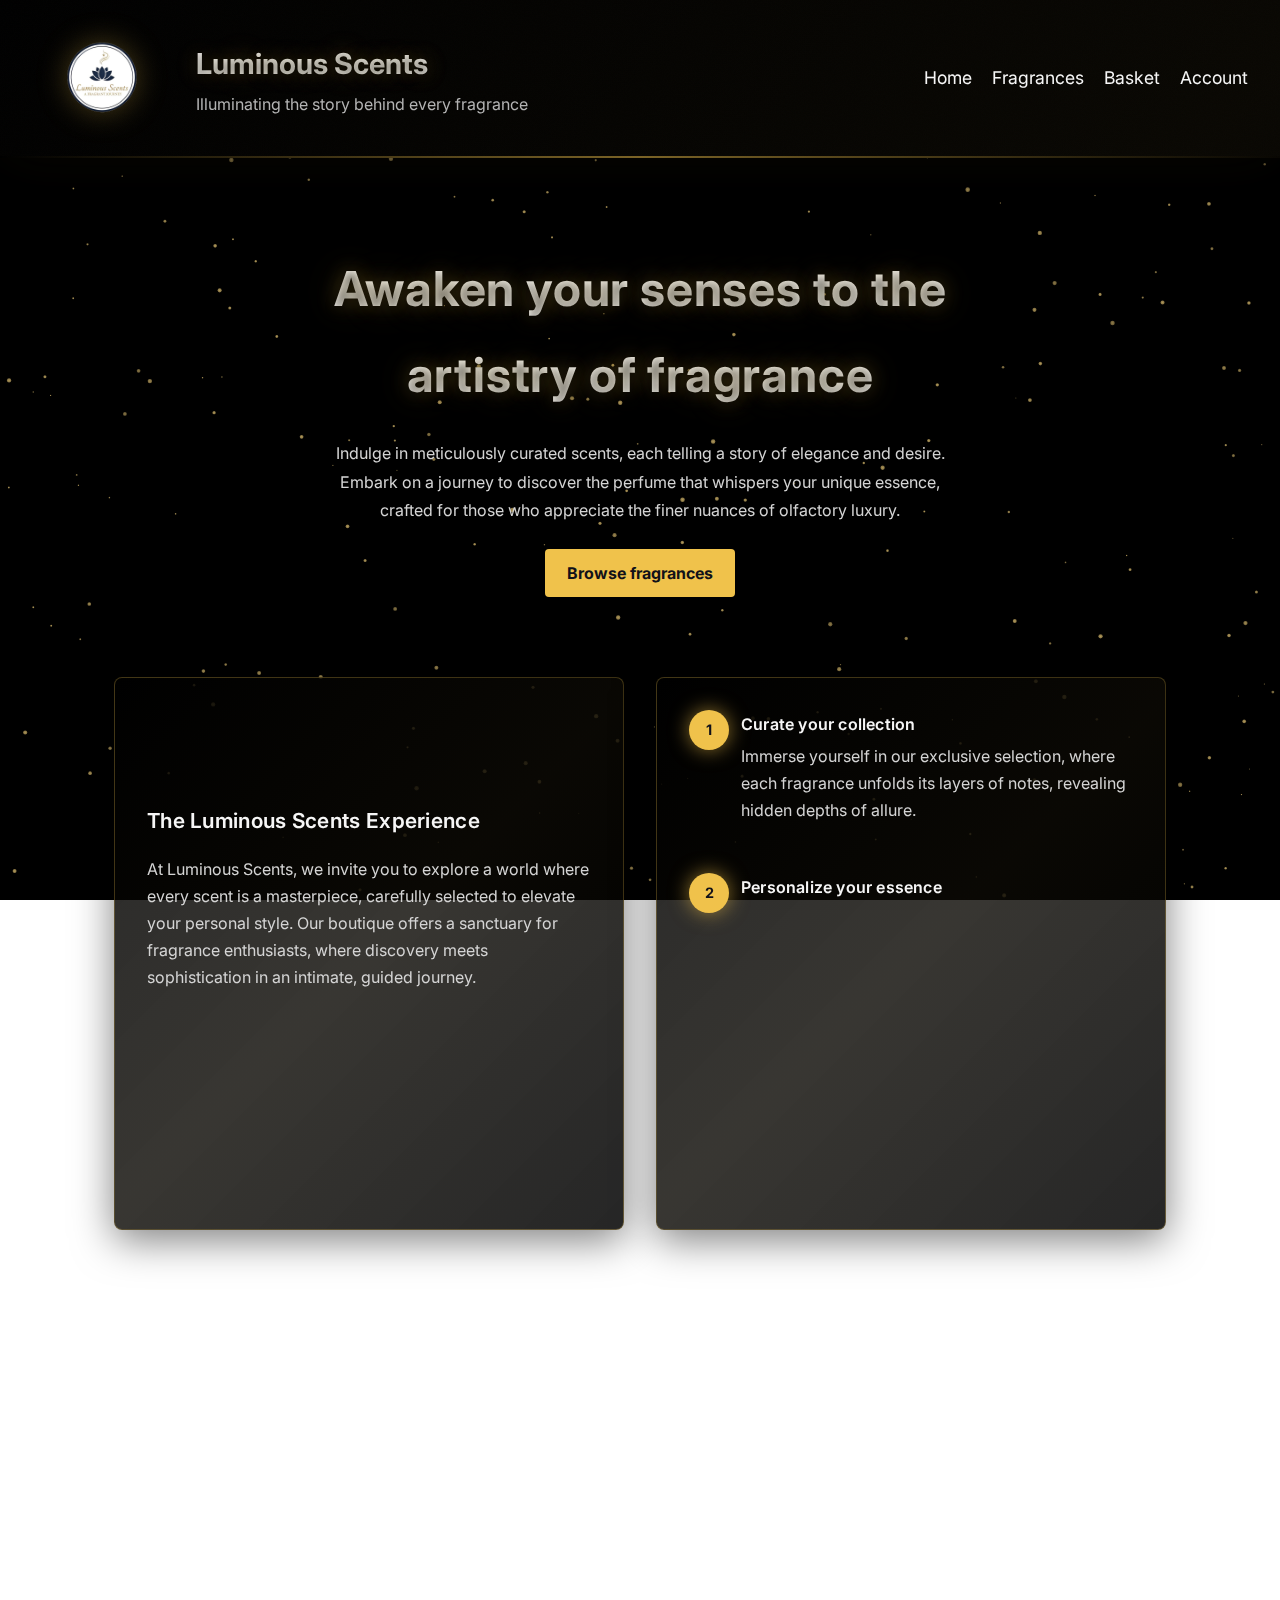
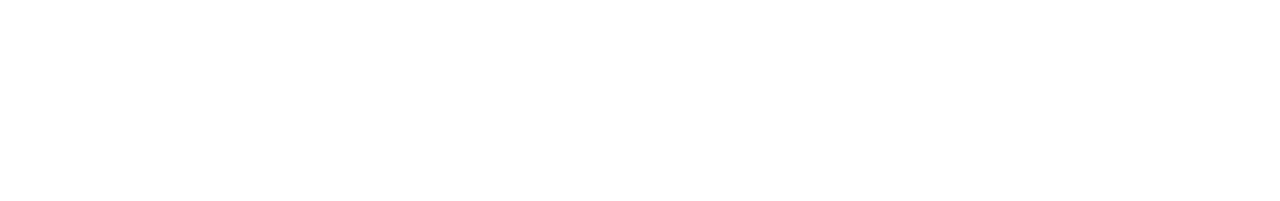
<file: Docs/index.html>
<!DOCTYPE html>
<html lang="en">
<head>
    <meta charset="UTF-8">
    <title>Luminous Scents - Home</title>
    <link rel="preconnect" href="https://fonts.googleapis.com">
    <link rel="preconnect" href="https://fonts.gstatic.com" crossorigin>
    <link href="https://fonts.googleapis.com/css2?family=Inter:wght@400;500;600;700&display=swap" rel="stylesheet">
    <link rel="stylesheet" href="css/styles.css">
    <script src="js/main.js" defer></script>
</head>
<body data-page="home">
    <div class="parallax-stars">
        <canvas id="starfield"></canvas>
        <canvas id="trailCanvas"></canvas>
    </div>
    <header class="main-header">
        <div class="logo">
            <img src="images/luminous-logo.png" alt="Luminous Scents logo" class="logo-image">
            <div class="logo-text">
                <h1>Luminous Scents</h1>
                <p>Illuminating the story behind every fragrance</p>
            </div>
        </div>
        <nav class="navbar">
            <a href="index.html">Home</a>
            <a href="products.html">Fragrances</a>
            <a href="basket.html">Basket</a>
            <a href="account.html">Account</a>
        </nav>
    </header>

    <main>
        <!-- HERO SECTION -->
        <section class="hero">
            <div class="hero-text">
                <h2>Awaken your senses to the artistry of fragrance</h2>
                <p>
                    Indulge in meticulously curated scents, each telling a story of elegance and desire. Embark on a journey to discover the perfume that whispers your unique essence, crafted for those who appreciate the finer nuances of olfactory luxury.
                </p>
                <a href="products.html" class="btn-primary">Browse fragrances</a>
            </div>
        </section>

        <!-- HOW IT WORKS -->
        <section class="info-grid">
            <div class="info-column">
                <h3>The Luminous Scents Experience</h3>
                <p>
                    At Luminous Scents, we invite you to explore a world where every scent is a masterpiece, carefully selected to elevate your personal style. Our boutique offers a sanctuary for fragrance enthusiasts, where discovery meets sophistication in an intimate, guided journey.
                </p>
                <p>
                    Each fragrance unfolds its story through layers of exquisite notes, inviting you to find the perfect expression of your individuality and refinement.
                </p>
            </div>
            <div class="info-column">
                <ol class="steps-list">
                    <li>
                        <span class="step-number">1</span>
                        <div>
                            <h4>Curate your collection</h4>
                            <p>Immerse yourself in our exclusive selection, where each fragrance unfolds its layers of notes, revealing hidden depths of allure.</p>
                        </div>
                    </li>
                    <li>
                        <span class="step-number">2</span>
                        <div>
                            <h4>Personalize your essence</h4>
                            <p>Select scents that resonate with your soul, adding them to your bespoke basket as you craft your signature symphony.</p>
                        </div>
                    </li>
                    <li>
                        <span class="step-number">3</span>
                        <div>
                            <h4>Complete your transformation</h4>
                            <p>Review your chosen treasures, adjust your selections, and finalize your order with the confidence of refined taste.</p>
                        </div>
                    </li>
                </ol>
            </div>
        </section>

        <!-- OUR PROMISE FEATURES SECTION -->
        <section class="feature-section">
            <h3>Our Promise of Extraordinary Fragrance Experiences</h3>
            <div class="feature-grid">
                <article class="feature-card">
                    <h4>Intimate Discovery Journey</h4>
                    <p>
                        From the first inhalation to the final selection, we guide you through a personalized odyssey of scents, ensuring every choice reflects your discerning palate.
                    </p>
                </article>
                <article class="feature-card">
                    <h4>Bespoke Membership</h4>
                    <p>
                        Join our circle of fragrance connoisseurs with seamless account access, where your preferences are cherished and your experiences tailored to perfection.
                    </p>
                </article>
                <article class="feature-card">
                    <h4>Timeless Elegance</h4>
                    <p>
                        Our foundation is built on sophistication and adaptability, ready to unveil new chapters in fragrance innovation that honor your unique story.
                    </p>
                </article>
            </div>
        </section>
    </main>

    <footer class="site-footer">
        <p>&copy; 2025 Luminous Scents. CS2TP Team 64.</p>
    </footer>
</body>
</html>
</file>
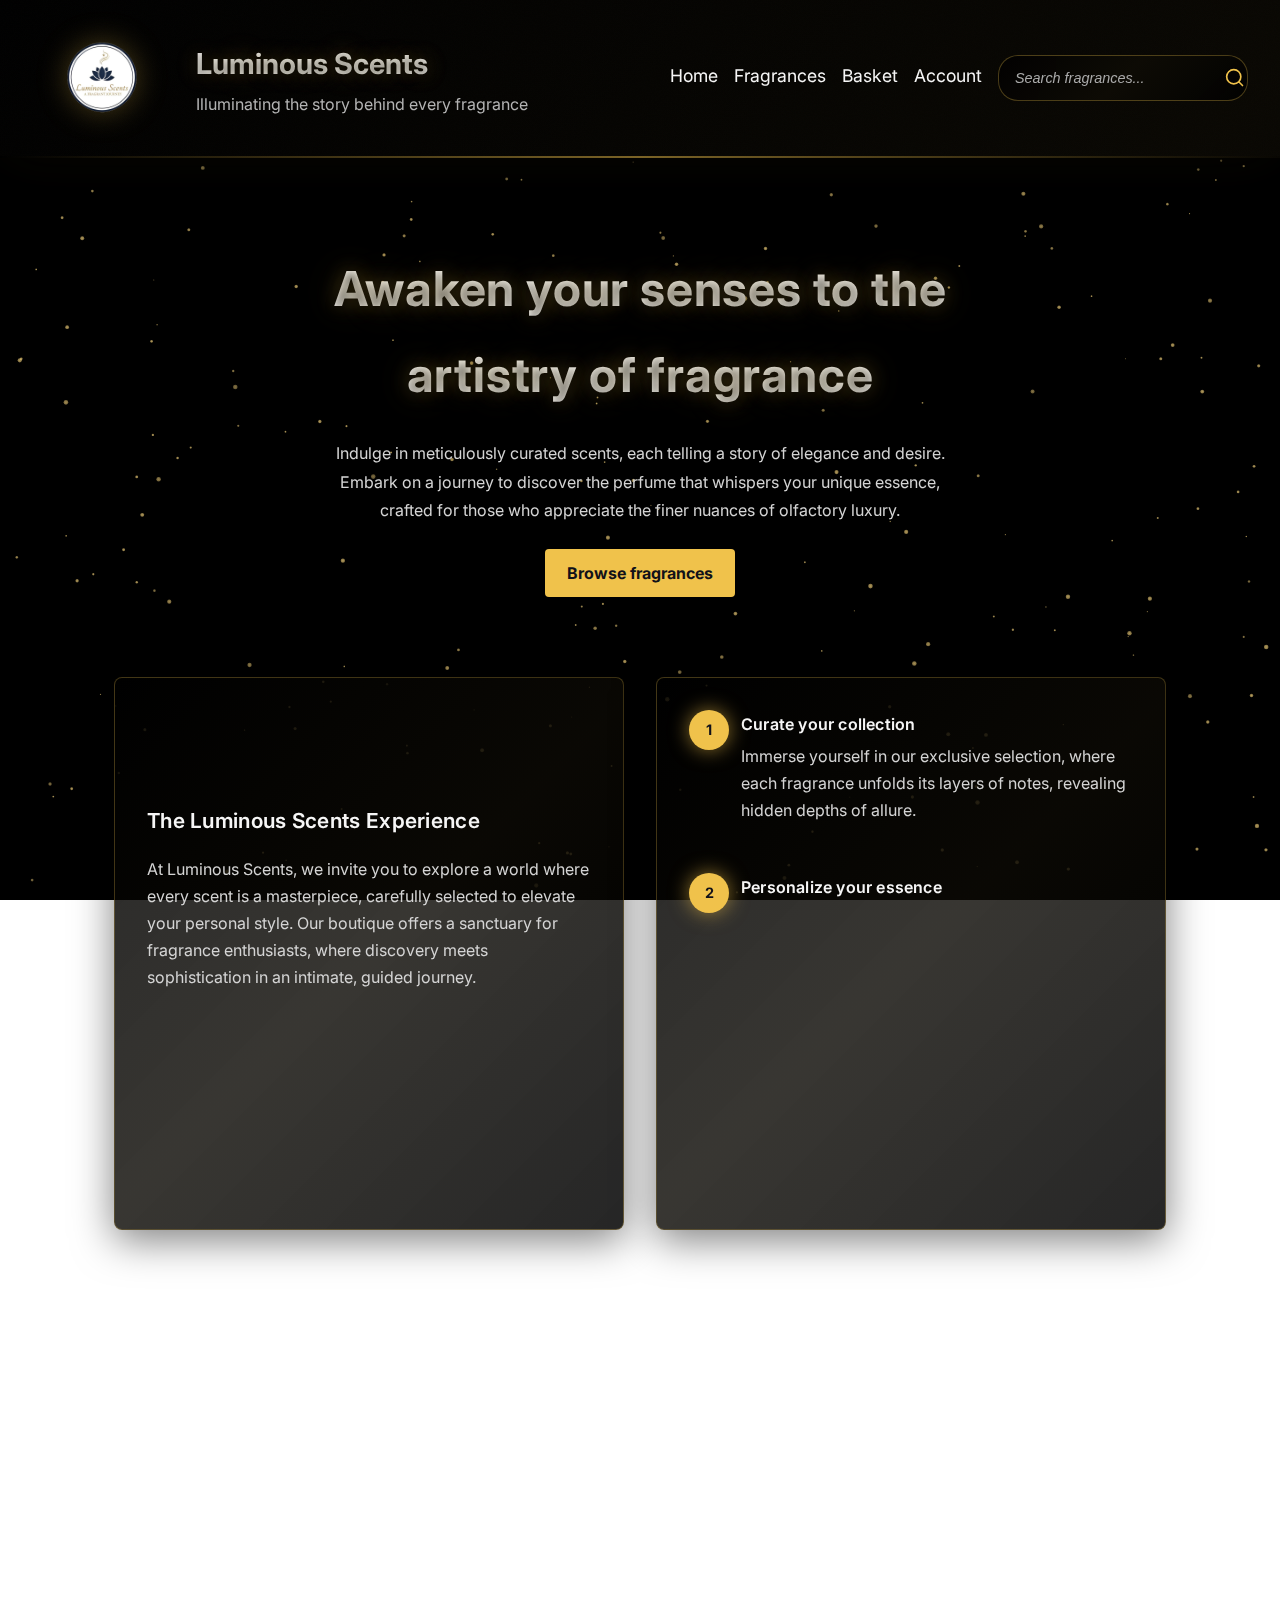
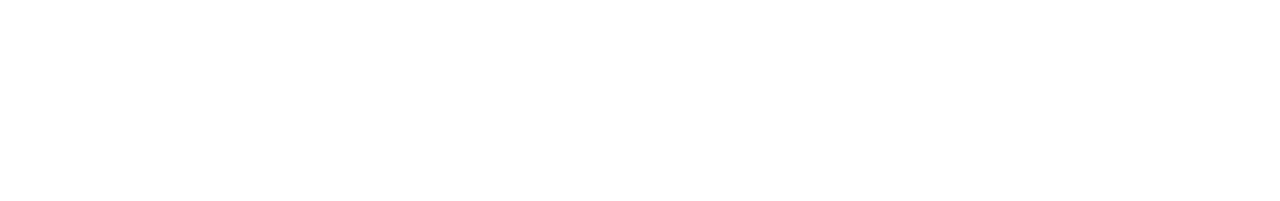
<file: docs/index.html>
<!DOCTYPE html>
<html lang="en">
<head>
    <meta charset="UTF-8">
    <title>Luminous Scents - Home</title>
    <link rel="preconnect" href="https://fonts.googleapis.com">
    <link rel="preconnect" href="https://fonts.gstatic.com" crossorigin>
    <link href="https://fonts.googleapis.com/css2?family=Inter:wght@400;500;600;700&display=swap" rel="stylesheet">
    <link rel="stylesheet" href="css/styles.css">
    <script src="js/main.js" defer></script>
</head>
<body data-page="home">
    <div class="parallax-stars">
        <canvas id="starfield"></canvas>
        <canvas id="trailCanvas"></canvas>
    </div>
    <header class="main-header">
        <div class="logo">
            <img src="images/luminous-logo.png" alt="Luminous Scents logo" class="logo-image">
            <div class="logo-text">
                <h1>Luminous Scents</h1>
                <p>Illuminating the story behind every fragrance</p>
            </div>
        </div>
        <nav class="navbar">
            <a href="index.html">Home</a>
            <a href="products.html">Fragrances</a>
            <a href="basket.html">Basket</a>
            <a href="account.html">Account</a>
            
            <!-- Search Section -->
            <div class="search-section">
                <div class="search-container">
                    <div class="search-input-wrapper">
                        <input type="text" id="searchInput" class="search-input" placeholder="Search fragrances..." autocomplete="off">
                        <button class="search-button" id="searchButton">
                            <svg width="20" height="20" viewBox="0 0 24 24" fill="none" xmlns="http://www.w3.org/2000/svg">
                                <path d="M21 21L16.514 16.506L21 21ZM19 10.5C19 15.194 15.194 19 10.5 19C5.806 19 2 15.194 2 10.5C2 5.806 5.806 2 10.5 2C15.194 2 19 5.806 19 10.5Z" stroke="currentColor" stroke-width="2" stroke-linecap="round" stroke-linejoin="round"/>
                            </svg>
                        </button>
                    </div>
                    <div id="searchSuggestions" class="search-suggestions"></div>
                </div>
            </div>
        </nav>
    </header>

    <main>
        <!-- HERO SECTION -->
        <section class="hero">
            <div class="hero-text">
                <h2>Awaken your senses to the artistry of fragrance</h2>
                <p>
                    Indulge in meticulously curated scents, each telling a story of elegance and desire. Embark on a journey to discover the perfume that whispers your unique essence, crafted for those who appreciate the finer nuances of olfactory luxury.
                </p>
                <a href="products.html" class="btn-primary">Browse fragrances</a>
            </div>
        </section>

        <!-- HOW IT WORKS -->
        <section class="info-grid">
            <div class="info-column">
                <h3>The Luminous Scents Experience</h3>
                <p>
                    At Luminous Scents, we invite you to explore a world where every scent is a masterpiece, carefully selected to elevate your personal style. Our boutique offers a sanctuary for fragrance enthusiasts, where discovery meets sophistication in an intimate, guided journey.
                </p>
                <p>
                    Each fragrance unfolds its story through layers of exquisite notes, inviting you to find the perfect expression of your individuality and refinement.
                </p>
            </div>
            <div class="info-column">
                <ol class="steps-list">
                    <li>
                        <span class="step-number">1</span>
                        <div>
                            <h4>Curate your collection</h4>
                            <p>Immerse yourself in our exclusive selection, where each fragrance unfolds its layers of notes, revealing hidden depths of allure.</p>
                        </div>
                    </li>
                    <li>
                        <span class="step-number">2</span>
                        <div>
                            <h4>Personalize your essence</h4>
                            <p>Select scents that resonate with your soul, adding them to your bespoke basket as you craft your signature symphony.</p>
                        </div>
                    </li>
                    <li>
                        <span class="step-number">3</span>
                        <div>
                            <h4>Complete your transformation</h4>
                            <p>Review your chosen treasures, adjust your selections, and finalize your order with the confidence of refined taste.</p>
                        </div>
                    </li>
                </ol>
            </div>
        </section>

        <!-- OUR PROMISE FEATURES SECTION -->
        <section class="feature-section">
            <h3>Our Promise of Extraordinary Fragrance Experiences</h3>
            <div class="feature-grid">
                <article class="feature-card">
                    <h4>Intimate Discovery Journey</h4>
                    <p>
                        From the first inhalation to the final selection, we guide you through a personalized odyssey of scents, ensuring every choice reflects your discerning palate.
                    </p>
                </article>
                <article class="feature-card">
                    <h4>Bespoke Membership</h4>
                    <p>
                        Join our circle of fragrance connoisseurs with seamless account access, where your preferences are cherished and your experiences tailored to perfection.
                    </p>
                </article>
                <article class="feature-card">
                    <h4>Timeless Elegance</h4>
                    <p>
                        Our foundation is built on sophistication and adaptability, ready to unveil new chapters in fragrance innovation that honor your unique story.
                    </p>
                </article>
            </div>
        </section>
    </main>

    <footer class="site-footer">
        <p>&copy; 2025 Luminous Scents. CS2TP Team 64.</p>
    </footer>
</body>
</html>
</file>
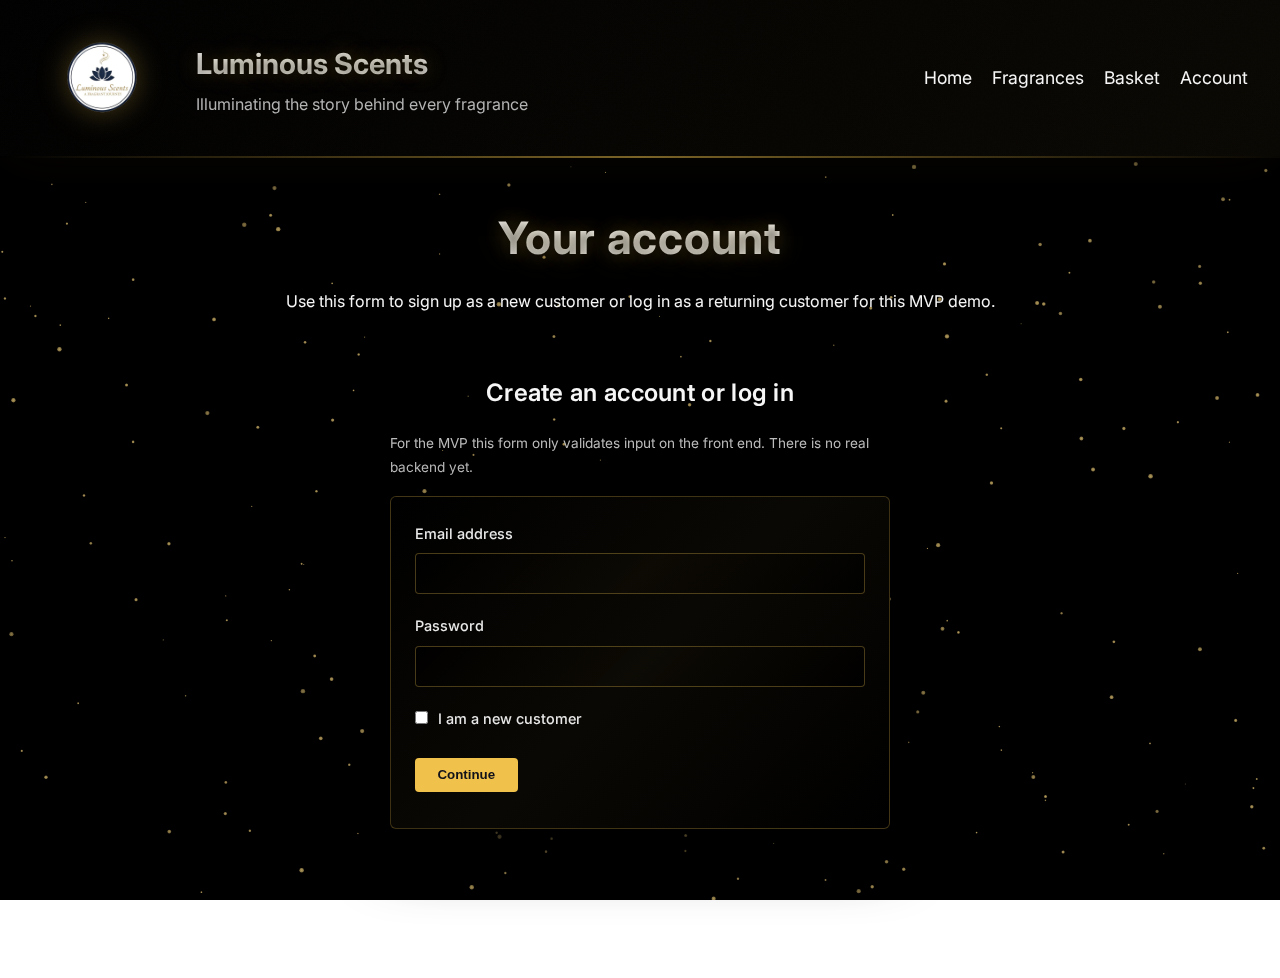
<file: Docs/account.html>
<!DOCTYPE html>
<html lang="en">
<head>
    <meta charset="UTF-8">
    <title>Luminous Scents - Account</title>
    <link rel="preconnect" href="https://fonts.googleapis.com">
    <link rel="preconnect" href="https://fonts.gstatic.com" crossorigin>
    <link href="https://fonts.googleapis.com/css2?family=Inter:wght@400;500;600;700&display=swap" rel="stylesheet">
    <link rel="stylesheet" href="css/styles.css">
    <script src="js/main.js" defer></script>
</head>
<body data-page="home">
    <div class="parallax-stars">
        <canvas id="starfield"></canvas>
        <canvas id="trailCanvas"></canvas>
    </div>
    <header class="main-header">
        <div class="logo">
            <img src="images/luminous-logo.png" alt="Luminous Scents logo" class="logo-image">
            <div class="logo-text">
                <h1>Luminous Scents</h1>
                <p>Illuminating the story behind every fragrance</p>
            </div>
        </div>
        <nav class="navbar">
            <a href="index.html">Home</a>
            <a href="products.html">Fragrances</a>
            <a href="basket.html">Basket</a>
            <a href="account.html">Account</a>
        </nav>
    </header>

    <main>
        <section class="page-header">
            <h2>Your account</h2>
            <p>Use this form to sign up as a new customer or log in as a returning customer for this MVP demo.</p>
        </section>

        <section class="auth-section">
            <h3>Create an account or log in</h3>
            <p class="small-text">
                For the MVP this form only validates input on the front end. There is no real backend yet.
            </p>

            <form id="authForm" class="auth-form" novalidate>
                <div class="form-row">
                    <label for="authEmail">Email address</label>
                    <input type="email" id="authEmail" name="authEmail">
                </div>

                <div class="form-row">
                    <label for="authPassword">Password</label>
                    <input type="password" id="authPassword" name="authPassword">
                </div>

                <div class="form-row">
                    <label>
                        <input type="checkbox" id="isNewUser">
                        I am a new customer
                    </label>
                </div>

                <button type="submit" class="btn-primary">Continue</button>

                <p id="authMessage" class="form-message"></p>
            </form>
        </section>
    </main>

    <footer class="site-footer">
        <p>&copy; 2025 Luminous Scents. CS2TP Team 64.</p>
    </footer>
</body>
</html>
</file>
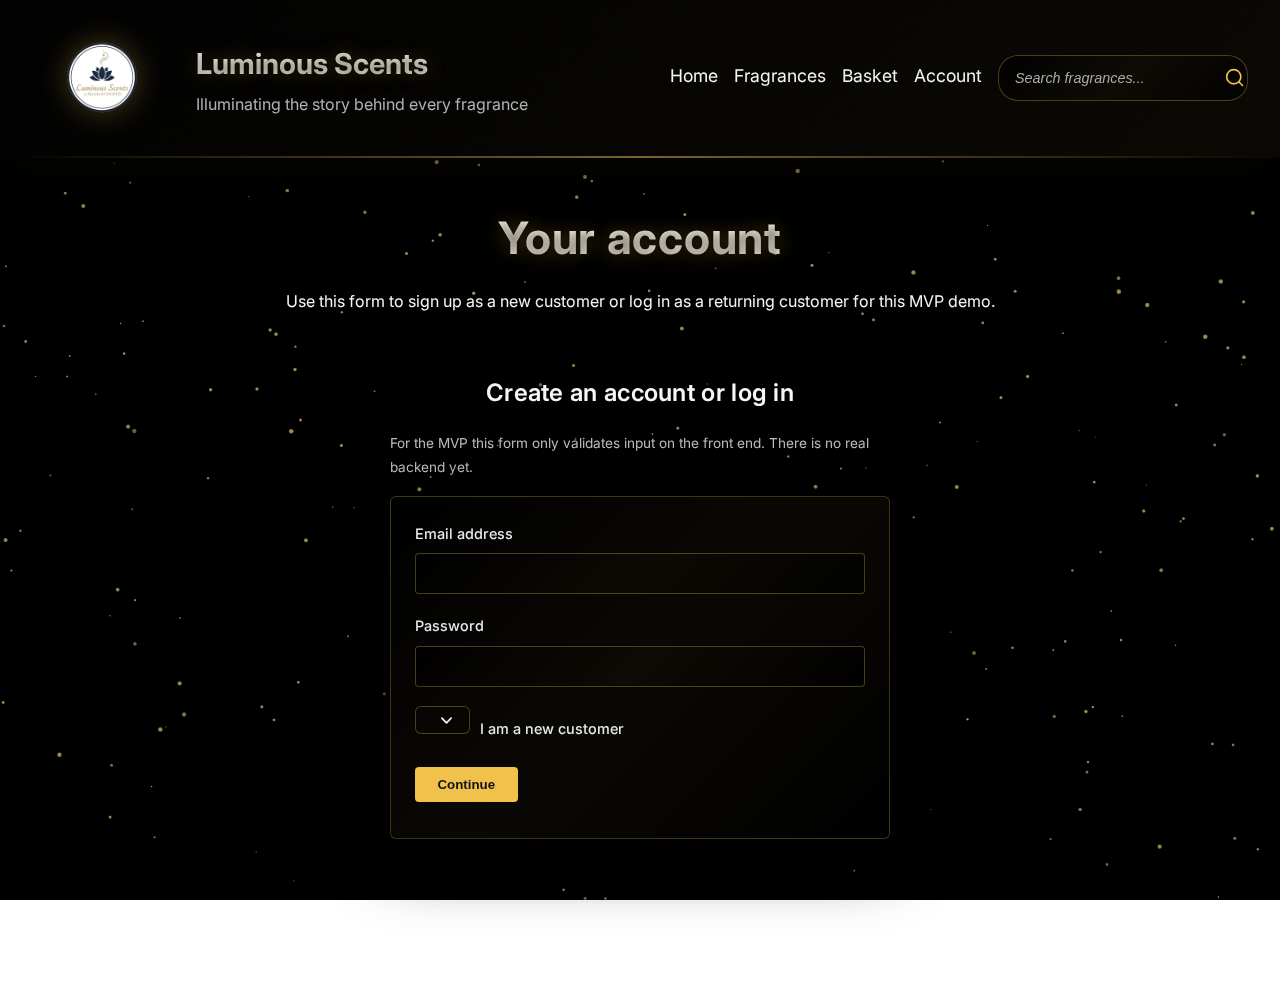
<file: docs/account.html>
<!DOCTYPE html>
<html lang="en">
<head>
    <meta charset="UTF-8">
    <title>Luminous Scents - Account</title>
    <link rel="preconnect" href="https://fonts.googleapis.com">
    <link rel="preconnect" href="https://fonts.gstatic.com" crossorigin>
    <link href="https://fonts.googleapis.com/css2?family=Inter:wght@400;500;600;700&display=swap" rel="stylesheet">
    <link rel="stylesheet" href="css/styles.css">
    <script src="js/main.js" defer></script>
</head>
<body data-page="home">
    <div class="parallax-stars">
        <canvas id="starfield"></canvas>
        <canvas id="trailCanvas"></canvas>
    </div>
    <header class="main-header">
        <div class="logo">
            <img src="images/luminous-logo.png" alt="Luminous Scents logo" class="logo-image">
            <div class="logo-text">
                <h1>Luminous Scents</h1>
                <p>Illuminating the story behind every fragrance</p>
            </div>
        </div>
        <nav class="navbar">
            <a href="index.html">Home</a>
            <a href="products.html">Fragrances</a>
            <a href="basket.html">Basket</a>
            <a href="account.html">Account</a>
            
            <!-- Search Section -->
            <div class="search-section">
                <div class="search-container">
                    <div class="search-input-wrapper">
                        <input type="text" id="searchInput" class="search-input" placeholder="Search fragrances..." autocomplete="off">
                        <button class="search-button" id="searchButton">
                            <svg width="20" height="20" viewBox="0 0 24 24" fill="none" xmlns="http://www.w3.org/2000/svg">
                                <path d="M21 21L16.514 16.506L21 21ZM19 10.5C19 15.194 15.194 19 10.5 19C5.806 19 2 15.194 2 10.5C2 5.806 5.806 2 10.5 2C15.194 2 19 5.806 19 10.5Z" stroke="currentColor" stroke-width="2" stroke-linecap="round" stroke-linejoin="round"/>
                            </svg>
                        </button>
                    </div>
                    <div id="searchSuggestions" class="search-suggestions"></div>
                </div>
            </div>
        </nav>
    </header>

    <main>
        <section class="page-header">
            <h2>Your account</h2>
            <p>Use this form to sign up as a new customer or log in as a returning customer for this MVP demo.</p>
        </section>

        <section class="auth-section">
            <h3>Create an account or log in</h3>
            <p class="small-text">
                For the MVP this form only validates input on the front end. There is no real backend yet.
            </p>

            <form id="authForm" class="auth-form" novalidate>
                <div class="form-row">
                    <label for="authEmail">Email address</label>
                    <input type="email" id="authEmail" name="authEmail">
                </div>

                <div class="form-row">
                    <label for="authPassword">Password</label>
                    <input type="password" id="authPassword" name="authPassword">
                </div>

                <div class="form-row">
                    <label>
                        <input type="checkbox" id="isNewUser">
                        I am a new customer
                    </label>
                </div>

                <button type="submit" class="btn-primary">Continue</button>

                <p id="authMessage" class="form-message"></p>
            </form>
        </section>
    </main>

    <footer class="site-footer">
        <p>&copy; 2025 Luminous Scents. CS2TP Team 64.</p>
    </footer>
</body>
</html>
</file>
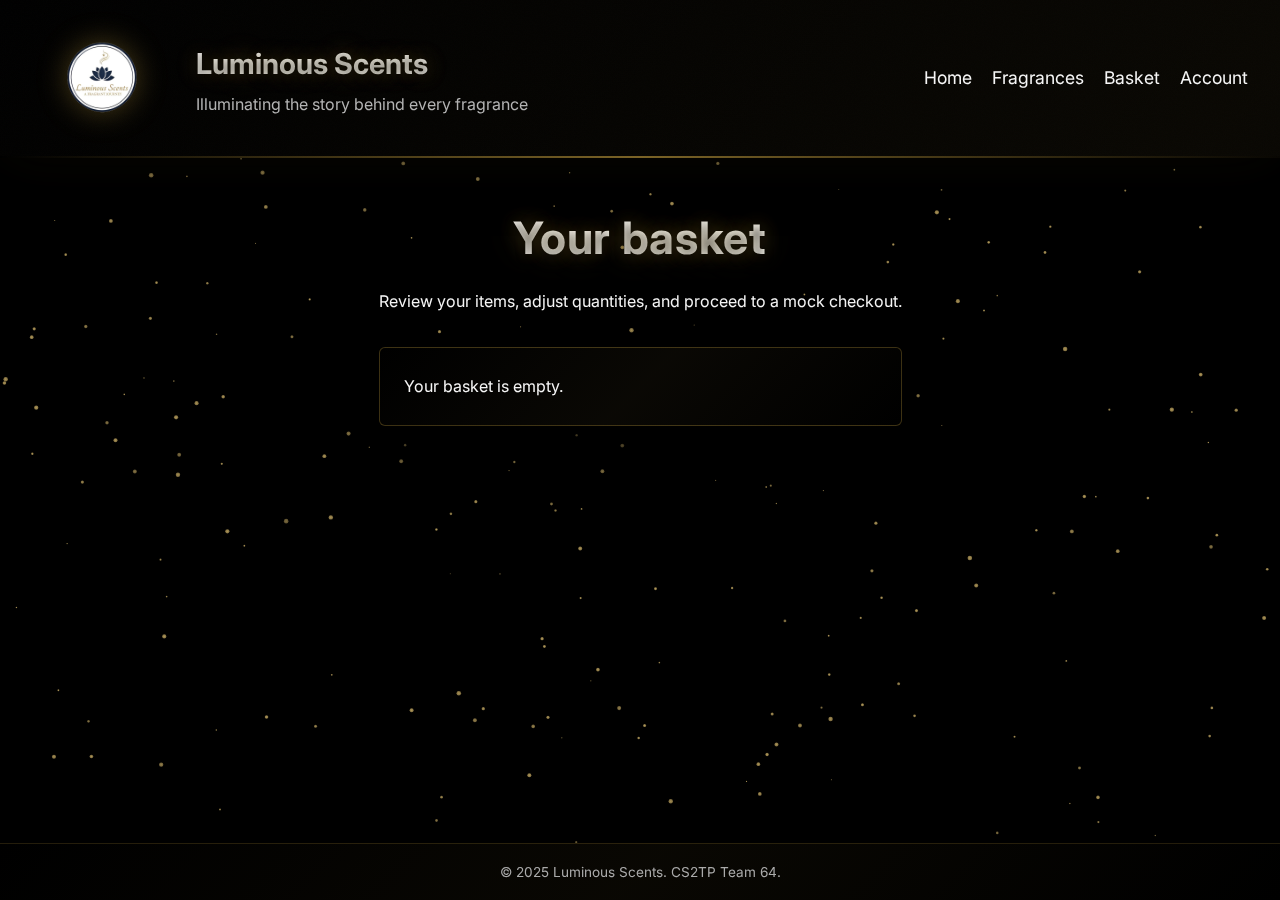
<file: Docs/basket.html>
<!DOCTYPE html>
<html lang="en">
<head>
    <meta charset="UTF-8">
    <title>Luminous Scents - Basket</title>
    <link rel="preconnect" href="https://fonts.googleapis.com">
    <link rel="preconnect" href="https://fonts.gstatic.com" crossorigin>
    <link href="https://fonts.googleapis.com/css2?family=Inter:wght@400;500;600;700&display=swap" rel="stylesheet">
    <link rel="stylesheet" href="css/styles.css">
    <script src="js/main.js" defer></script>
</head>
<body data-page="basket">
    <div class="parallax-stars">
        <canvas id="starfield"></canvas>
        <canvas id="trailCanvas"></canvas>
    </div>
    <header class="main-header">
        <div class="logo">
            <img src="images/luminous-logo.png" alt="Luminous Scents logo" class="logo-image">
            <div class="logo-text">
                <h1>Luminous Scents</h1>
                <p>Illuminating the story behind every fragrance</p>
            </div>
        </div>
        <nav class="navbar">
            <a href="index.html">Home</a>
            <a href="products.html">Fragrances</a>
            <a href="basket.html">Basket</a>
            <a href="account.html">Account</a>
        </nav>
    </header>

    <main>
        <section class="page-header">
            <h2>Your basket</h2>
            <p>Review your items, adjust quantities, and proceed to a mock checkout.</p>
        </section>

        <section id="basketContainer" class="basket-section">
            <!-- Basket items will be injected here by main.js -->
        </section>

        <section class="basket-summary" id="basketSummary">
            <!-- Total and checkout button go here -->
        </section>
    </main>

    <footer class="site-footer">
        <p>&copy; 2025 Luminous Scents. CS2TP Team 64.</p>
    </footer>
</body>
</html>
</file>
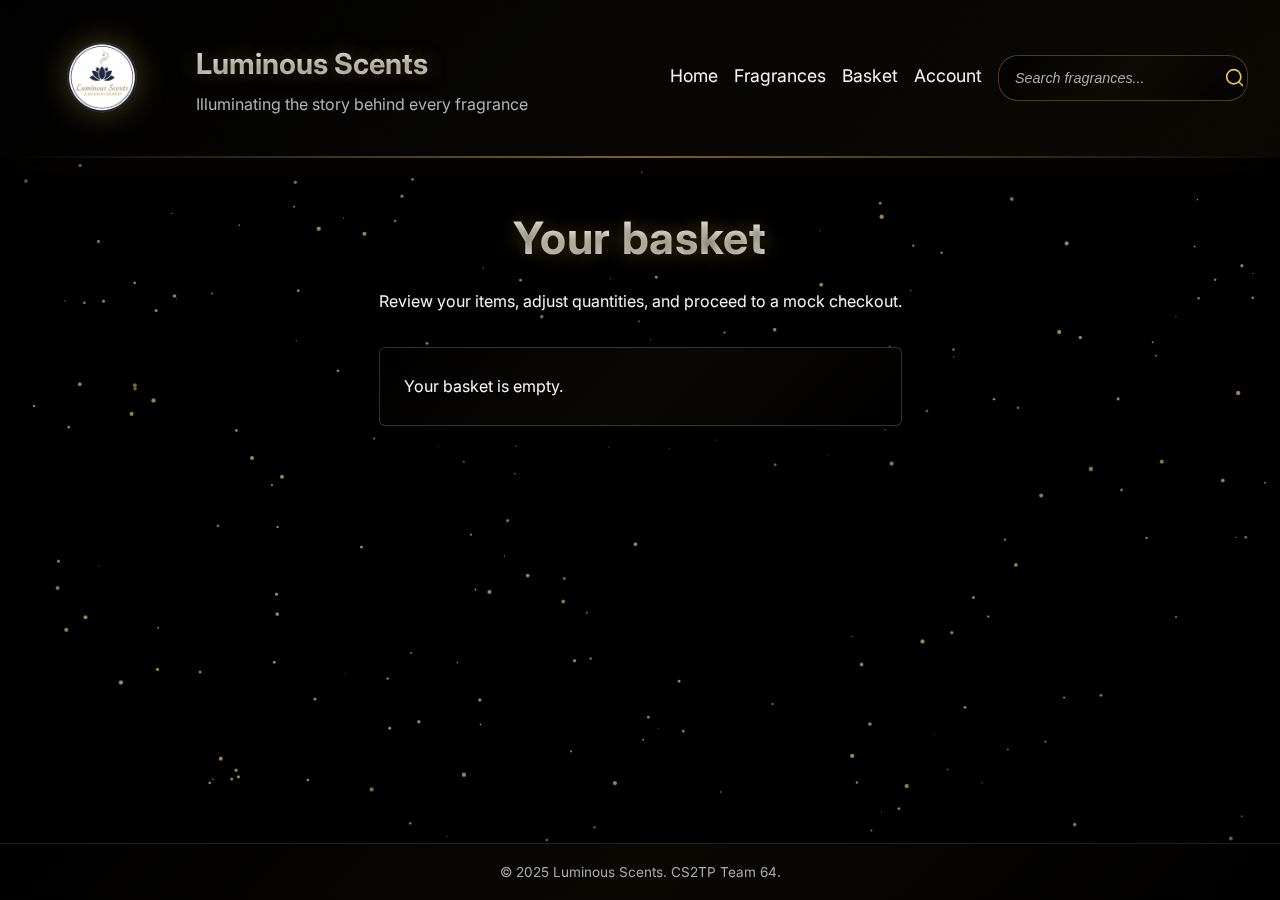
<file: docs/basket.html>
<!DOCTYPE html>
<html lang="en">
<head>
    <meta charset="UTF-8">
    <title>Luminous Scents - Basket</title>
    <link rel="preconnect" href="https://fonts.googleapis.com">
    <link rel="preconnect" href="https://fonts.gstatic.com" crossorigin>
    <link href="https://fonts.googleapis.com/css2?family=Inter:wght@400;500;600;700&display=swap" rel="stylesheet">
    <link rel="stylesheet" href="css/styles.css">
    <script src="js/main.js" defer></script>
</head>
<body data-page="basket">
    <div class="parallax-stars">
        <canvas id="starfield"></canvas>
        <canvas id="trailCanvas"></canvas>
    </div>
    <header class="main-header">
        <div class="logo">
            <img src="images/luminous-logo.png" alt="Luminous Scents logo" class="logo-image">
            <div class="logo-text">
                <h1>Luminous Scents</h1>
                <p>Illuminating the story behind every fragrance</p>
            </div>
        </div>
        <nav class="navbar">
            <a href="index.html">Home</a>
            <a href="products.html">Fragrances</a>
            <a href="basket.html">Basket</a>
            <a href="account.html">Account</a>
            
            <!-- Search Section -->
            <div class="search-section">
                <div class="search-container">
                    <div class="search-input-wrapper">
                        <input type="text" id="searchInput" class="search-input" placeholder="Search fragrances..." autocomplete="off">
                        <button class="search-button" id="searchButton">
                            <svg width="20" height="20" viewBox="0 0 24 24" fill="none" xmlns="http://www.w3.org/2000/svg">
                                <path d="M21 21L16.514 16.506L21 21ZM19 10.5C19 15.194 15.194 19 10.5 19C5.806 19 2 15.194 2 10.5C2 5.806 5.806 2 10.5 2C15.194 2 19 5.806 19 10.5Z" stroke="currentColor" stroke-width="2" stroke-linecap="round" stroke-linejoin="round"/>
                            </svg>
                        </button>
                    </div>
                    <div id="searchSuggestions" class="search-suggestions"></div>
                </div>
            </div>
        </nav>
    </header>

    <main>
        <section class="page-header">
            <h2>Your basket</h2>
            <p>Review your items, adjust quantities, and proceed to a mock checkout.</p>
        </section>

        <section id="basketContainer" class="basket-section">
            <!-- Basket items will be injected here by main.js -->
        </section>

        <section class="basket-summary" id="basketSummary">
            <!-- Total and checkout button go here -->
        </section>
    </main>

    <footer class="site-footer">
        <p>&copy; 2025 Luminous Scents. CS2TP Team 64.</p>
    </footer>
</body>
</html>
</file>
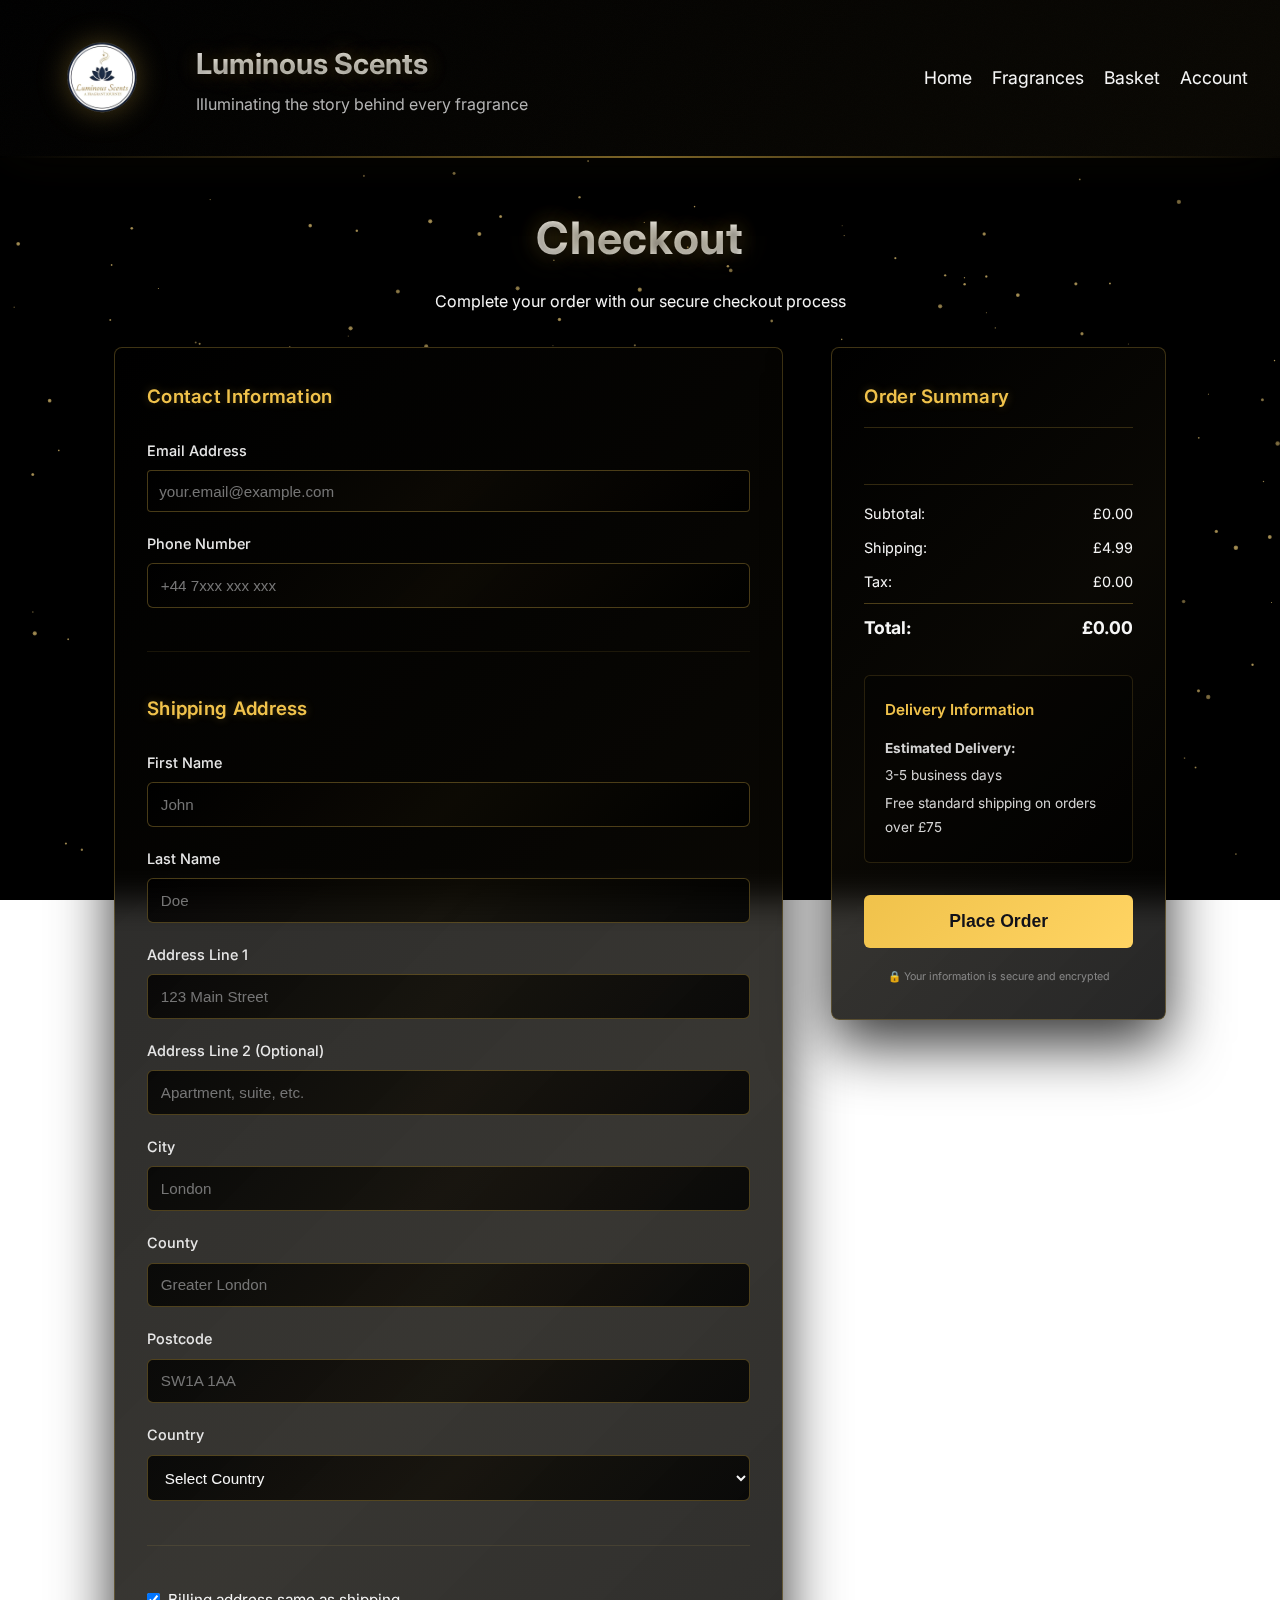
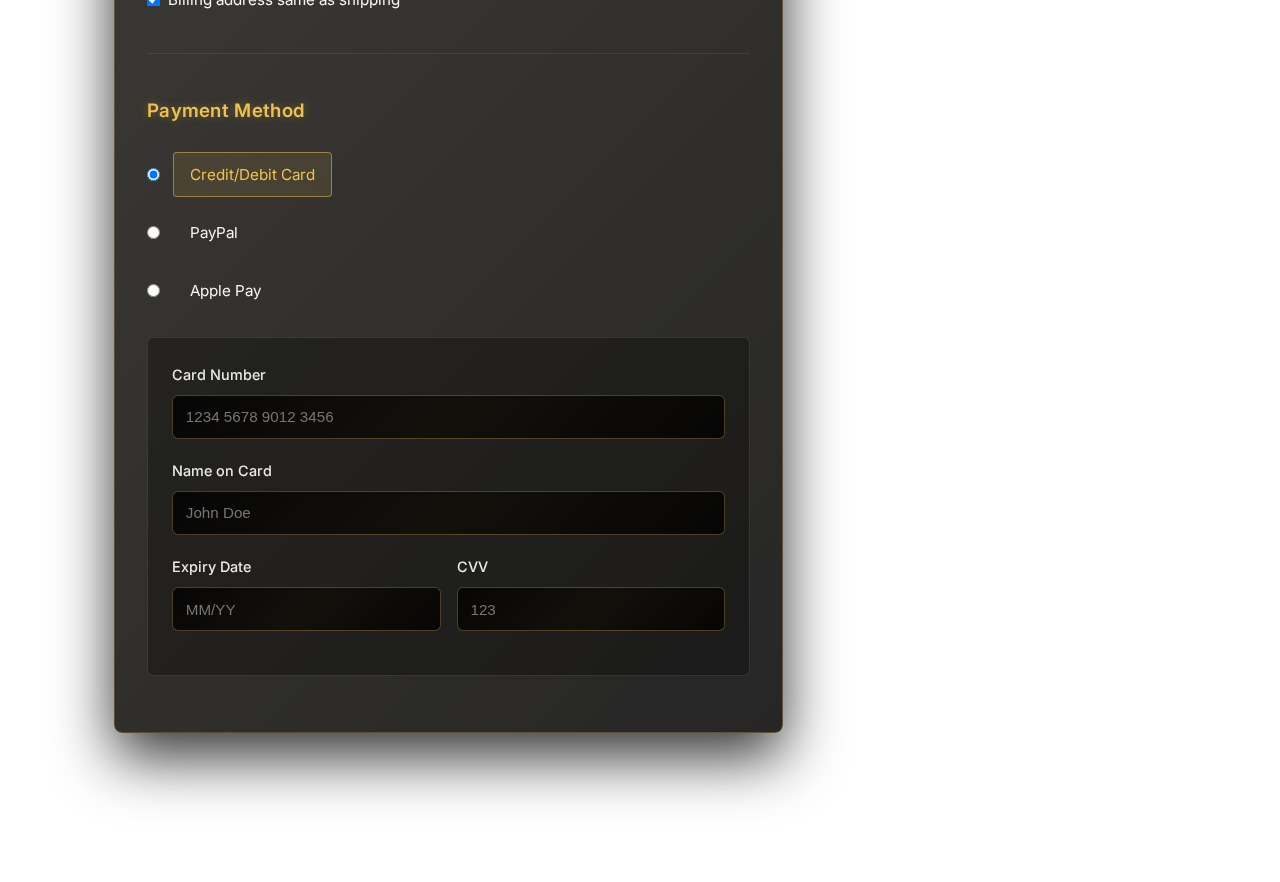
<file: Docs/checkout.html>
<!DOCTYPE html>
<html lang="en">
<head>
    <meta charset="UTF-8">
    <title>Luminous Scents - Checkout</title>
    <link rel="preconnect" href="https://fonts.googleapis.com">
    <link rel="preconnect" href="https://fonts.gstatic.com" crossorigin>
    <link href="https://fonts.googleapis.com/css2?family=Inter:wght@400;500;600;700&display=swap" rel="stylesheet">
    <link rel="stylesheet" href="css/styles.css">
    <script src="js/main.js" defer></script>
</head>
<body data-page="checkout">
    <div class="parallax-stars">
        <canvas id="starfield"></canvas>
        <canvas id="trailCanvas"></canvas>
    </div>
    <header class="main-header">
        <div class="logo">
            <img src="images/luminous-logo.png" alt="Luminous Scents logo" class="logo-image">
            <div class="logo-text">
                <h1>Luminous Scents</h1>
                <p>Illuminating the story behind every fragrance</p>
            </div>
        </div>
        <nav class="navbar">
            <a href="index.html">Home</a>
            <a href="products.html">Fragrances</a>
            <a href="basket.html">Basket</a>
            <a href="account.html">Account</a>
        </nav>
    </header>

    <main>
        <section class="page-header">
            <h2>Checkout</h2>
            <p>Complete your order with our secure checkout process</p>
        </section>

        <div class="checkout-container">
            <!-- Left Column: Forms -->
            <div class="checkout-forms">
                <!-- Contact Information -->
                <section class="checkout-section">
                    <h3>Contact Information</h3>
                    <div class="form-row">
                        <label for="email">Email Address</label>
                        <input type="email" id="email" name="email" required placeholder="your.email@example.com">
                    </div>
                    <div class="form-row">
                        <label for="phone">Phone Number</label>
                        <input type="tel" id="phone" name="phone" placeholder="+44 7xxx xxx xxx">
                    </div>
                </section>

                <!-- Shipping Address -->
                <section class="checkout-section">
                    <h3>Shipping Address</h3>
                    <div class="form-row">
                        <label for="firstName">First Name</label>
                        <input type="text" id="firstName" name="firstName" required placeholder="John">
                    </div>
                    <div class="form-row">
                        <label for="lastName">Last Name</label>
                        <input type="text" id="lastName" name="lastName" required placeholder="Doe">
                    </div>
                    <div class="form-row">
                        <label for="address1">Address Line 1</label>
                        <input type="text" id="address1" name="address1" required placeholder="123 Main Street">
                    </div>
                    <div class="form-row">
                        <label for="address2">Address Line 2 (Optional)</label>
                        <input type="text" id="address2" name="address2" placeholder="Apartment, suite, etc.">
                    </div>
                    <div class="form-row">
                        <label for="city">City</label>
                        <input type="text" id="city" name="city" required placeholder="London">
                    </div>
                    <div class="form-row">
                        <label for="county">County</label>
                        <input type="text" id="county" name="county" placeholder="Greater London">
                    </div>
                    <div class="form-row">
                        <label for="postcode">Postcode</label>
                        <input type="text" id="postcode" name="postcode" required placeholder="SW1A 1AA">
                    </div>
                    <div class="form-row">
                        <label for="country">Country</label>
                        <select id="country" name="country" required>
                            <option value="">Select Country</option>
                            <option value="GB">United Kingdom</option>
                            <option value="US">United States</option>
                            <option value="CA">Canada</option>
                            <option value="AU">Australia</option>
                            <option value="DE">Germany</option>
                            <option value="FR">France</option>
                            <option value="IT">Italy</option>
                            <option value="ES">Spain</option>
                        </select>
                    </div>
                </section>

                <!-- Billing Address -->
                <section class="checkout-section">
                    <div class="billing-toggle">
                        <input type="checkbox" id="sameAsShipping" name="sameAsShipping" checked>
                        <label for="sameAsShipping">Billing address same as shipping</label>
                    </div>
                    
                    <div id="billingAddress" class="billing-address" style="display: none;">
                        <h4>Billing Address</h4>
                        <div class="form-row">
                            <label for="billingFirstName">First Name</label>
                            <input type="text" id="billingFirstName" name="billingFirstName" placeholder="John">
                        </div>
                        <div class="form-row">
                            <label for="billingLastName">Last Name</label>
                            <input type="text" id="billingLastName" name="billingLastName" placeholder="Doe">
                        </div>
                        <div class="form-row">
                            <label for="billingAddress1">Address Line 1</label>
                            <input type="text" id="billingAddress1" name="billingAddress1" placeholder="123 Main Street">
                        </div>
                        <div class="form-row">
                            <label for="billingAddress2">Address Line 2 (Optional)</label>
                            <input type="text" id="billingAddress2" name="billingAddress2" placeholder="Apartment, suite, etc.">
                        </div>
                        <div class="form-row">
                            <label for="billingCity">City</label>
                            <input type="text" id="billingCity" name="billingCity" placeholder="London">
                        </div>
                        <div class="form-row">
                            <label for="billingCounty">County</label>
                            <input type="text" id="billingCounty" name="billingCounty" placeholder="Greater London">
                        </div>
                        <div class="form-row">
                            <label for="billingPostcode">Postcode</label>
                            <input type="text" id="billingPostcode" name="billingPostcode" placeholder="SW1A 1AA">
                        </div>
                        <div class="form-row">
                            <label for="billingCountry">Country</label>
                            <select id="billingCountry" name="billingCountry">
                                <option value="">Select Country</option>
                                <option value="GB">United Kingdom</option>
                                <option value="US">United States</option>
                                <option value="CA">Canada</option>
                                <option value="AU">Australia</option>
                                <option value="DE">Germany</option>
                                <option value="FR">France</option>
                                <option value="IT">Italy</option>
                                <option value="ES">Spain</option>
                            </select>
                        </div>
                    </div>
                </section>

                <!-- Payment Method -->
                <section class="checkout-section">
                    <h3>Payment Method</h3>
                    <div class="payment-methods">
                        <div class="payment-option">
                            <input type="radio" id="card" name="payment" value="card" checked>
                            <label for="card">Credit/Debit Card</label>
                        </div>
                        <div class="payment-option">
                            <input type="radio" id="paypal" name="payment" value="paypal">
                            <label for="paypal">PayPal</label>
                        </div>
                        <div class="payment-option">
                            <input type="radio" id="applepay" name="payment" value="applepay">
                            <label for="applepay">Apple Pay</label>
                        </div>
                    </div>
                    
                    <div id="cardDetails" class="card-details">
                        <div class="form-row">
                            <label for="cardNumber">Card Number</label>
                            <input type="text" id="cardNumber" name="cardNumber" placeholder="1234 5678 9012 3456" maxlength="19">
                        </div>
                        <div class="form-row">
                            <label for="cardName">Name on Card</label>
                            <input type="text" id="cardName" name="cardName" placeholder="John Doe">
                        </div>
                        <div class="card-row">
                            <div class="form-row">
                                <label for="expiry">Expiry Date</label>
                                <input type="text" id="expiry" name="expiry" placeholder="MM/YY" maxlength="5">
                            </div>
                            <div class="form-row">
                                <label for="cvv">CVV</label>
                                <input type="text" id="cvv" name="cvv" placeholder="123" maxlength="4">
                            </div>
                        </div>
                    </div>
                </section>
            </div>

            <!-- Right Column: Order Summary -->
            <div class="checkout-summary">
                <h3>Order Summary</h3>
                <div id="orderItems" class="order-items">
                    <!-- Order items will be populated by JavaScript -->
                </div>
                <div class="order-totals">
                    <div class="total-row">
                        <span>Subtotal:</span>
                        <span id="subtotal">£0.00</span>
                    </div>
                    <div class="total-row">
                        <span>Shipping:</span>
                        <span id="shipping">£4.99</span>
                    </div>
                    <div class="total-row">
                        <span>Tax:</span>
                        <span id="tax">£0.00</span>
                    </div>
                    <div class="total-row total">
                        <span><strong>Total:</strong></span>
                        <span id="total"><strong>£0.00</strong></span>
                    </div>
                </div>
                
                <div class="delivery-info">
                    <h4>Delivery Information</h4>
                    <p><strong>Estimated Delivery:</strong></p>
                    <p>3-5 business days</p>
                    <p>Free standard shipping on orders over £75</p>
                </div>

                <button id="placeOrderBtn" class="btn-primary place-order-btn">
                    Place Order
                </button>
                
                <div class="security-info">
                    <p><small>🔒 Your information is secure and encrypted</small></p>
                </div>
            </div>
        </div>
    </main>

    <footer class="site-footer">
        <p>&copy; 2025 Luminous Scents. CS2TP Team 64.</p>
    </footer>
</body>
</html>
</file>
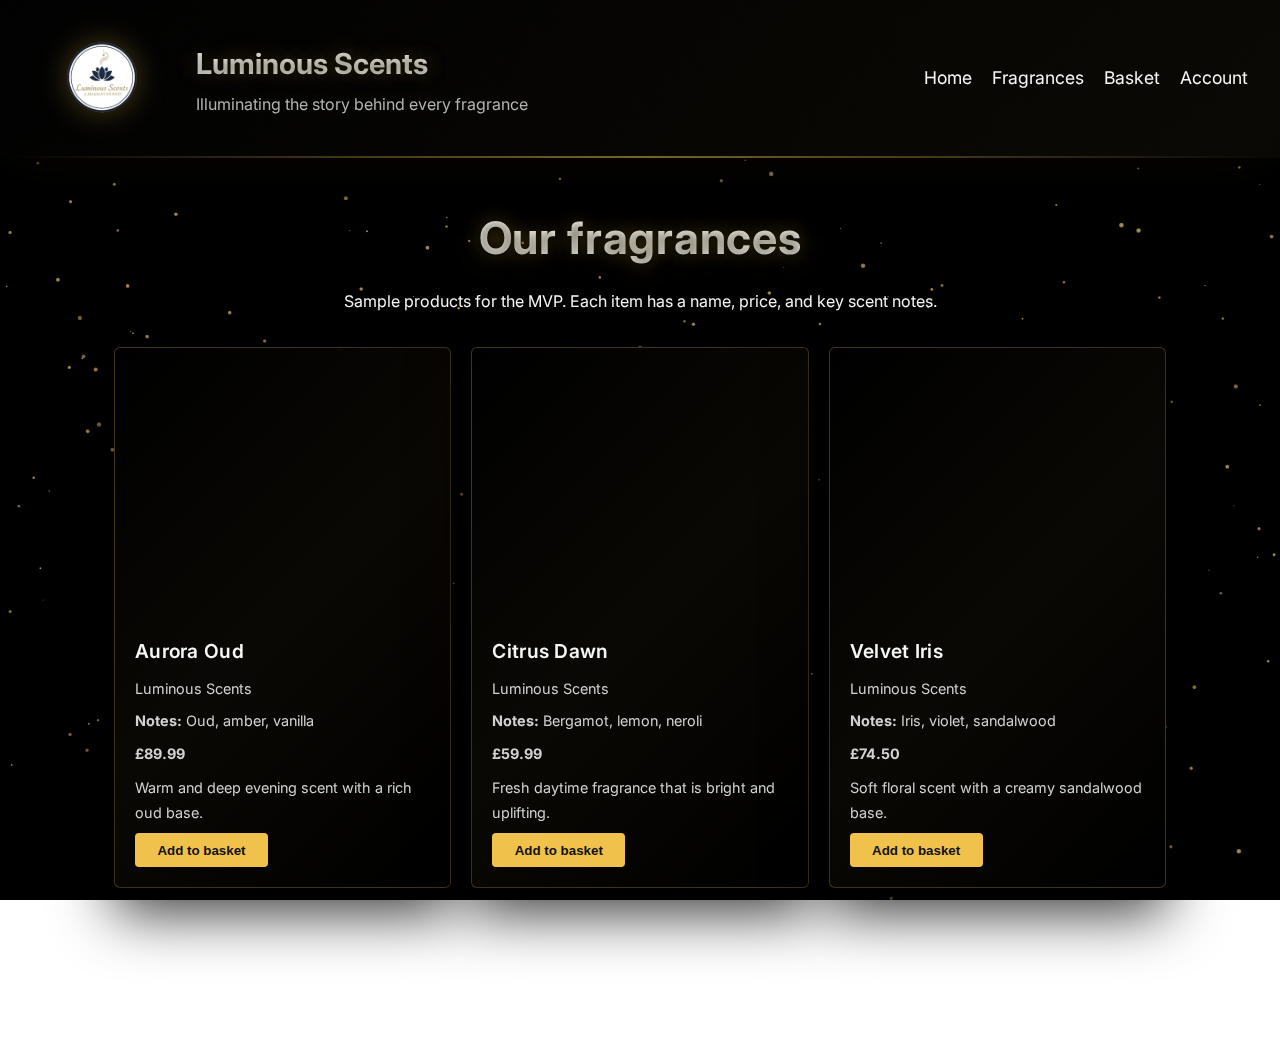
<file: Docs/products.html>
<!DOCTYPE html>
<html lang="en">
<head>
    <meta charset="UTF-8">
    <title>Luminous Scents - Fragrances</title>
    <link rel="preconnect" href="https://fonts.googleapis.com">
    <link rel="preconnect" href="https://fonts.gstatic.com" crossorigin>
    <link href="https://fonts.googleapis.com/css2?family=Inter:wght@400;500;600;700&display=swap" rel="stylesheet">
    <link rel="stylesheet" href="css/styles.css">
    <script src="js/main.js" defer></script>
</head>
<body data-page="products">
    <div class="parallax-stars">
        <canvas id="starfield"></canvas>
        <canvas id="trailCanvas"></canvas>
    </div>
    <header class="main-header">
        <div class="logo">
            <img src="images/luminous-logo.png" alt="Luminous Scents logo" class="logo-image">
            <div class="logo-text">
                <h1>Luminous Scents</h1>
                <p>Illuminating the story behind every fragrance</p>
            </div>
        </div>
        <nav class="navbar">
            <a href="index.html">Home</a>
            <a href="products.html">Fragrances</a>
            <a href="basket.html">Basket</a>
            <a href="account.html">Account</a>
        </nav>
    </header>

    <main>
        <section class="page-header">
            <h2>Our fragrances</h2>
            <p>Sample products for the MVP. Each item has a name, price, and key scent notes.</p>
        </section>

        <section id="productsContainer" class="cards-grid">
            <!-- Products will be injected here by main.js -->
        </section>
    </main>

    <footer class="site-footer">
        <p>&copy; 2025 Luminous Scents. CS2TP Team 64.</p>
    </footer>
</body>
</html>
</file>
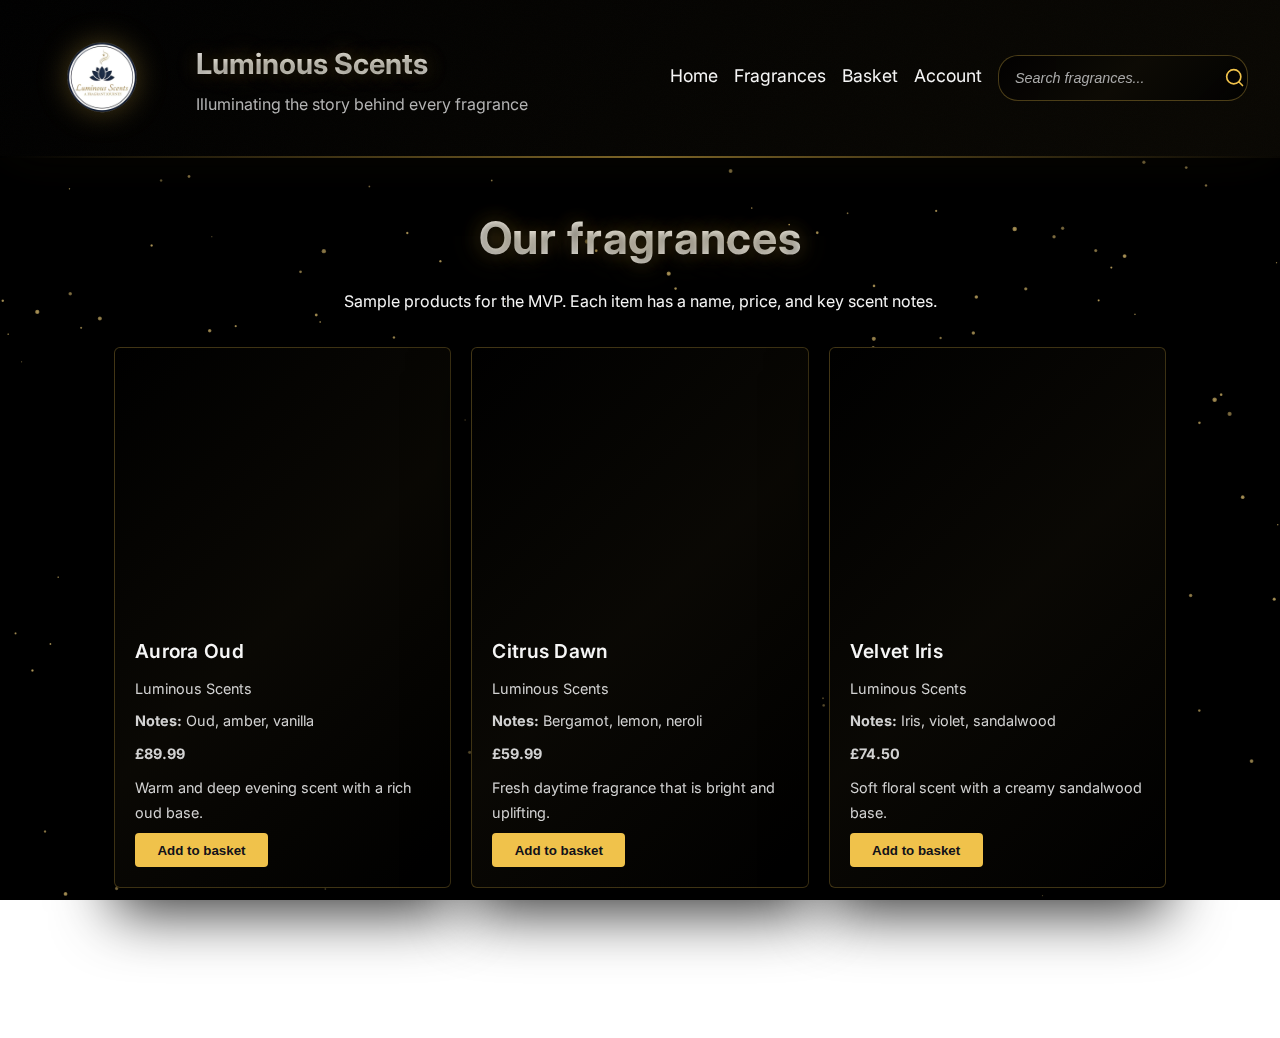
<file: docs/products.html>
<!DOCTYPE html>
<html lang="en">
<head>
    <meta charset="UTF-8">
    <title>Luminous Scents - Fragrances</title>
    <link rel="preconnect" href="https://fonts.googleapis.com">
    <link rel="preconnect" href="https://fonts.gstatic.com" crossorigin>
    <link href="https://fonts.googleapis.com/css2?family=Inter:wght@400;500;600;700&display=swap" rel="stylesheet">
    <link rel="stylesheet" href="css/styles.css">
    <script src="js/main.js" defer></script>
</head>
<body data-page="products">
    <div class="parallax-stars">
        <canvas id="starfield"></canvas>
        <canvas id="trailCanvas"></canvas>
    </div>
    <header class="main-header">
        <div class="logo">
            <img src="images/luminous-logo.png" alt="Luminous Scents logo" class="logo-image">
            <div class="logo-text">
                <h1>Luminous Scents</h1>
                <p>Illuminating the story behind every fragrance</p>
            </div>
        </div>
        <nav class="navbar">
            <a href="index.html">Home</a>
            <a href="products.html">Fragrances</a>
            <a href="basket.html">Basket</a>
            <a href="account.html">Account</a>
            
            <!-- Search Section -->
            <div class="search-section">
                <div class="search-container">
                    <div class="search-input-wrapper">
                        <input type="text" id="searchInput" class="search-input" placeholder="Search fragrances..." autocomplete="off">
                        <button class="search-button" id="searchButton">
                            <svg width="20" height="20" viewBox="0 0 24 24" fill="none" xmlns="http://www.w3.org/2000/svg">
                                <path d="M21 21L16.514 16.506L21 21ZM19 10.5C19 15.194 15.194 19 10.5 19C5.806 19 2 15.194 2 10.5C2 5.806 5.806 2 10.5 2C15.194 2 19 5.806 19 10.5Z" stroke="currentColor" stroke-width="2" stroke-linecap="round" stroke-linejoin="round"/>
                            </svg>
                        </button>
                    </div>
                    <div id="searchSuggestions" class="search-suggestions"></div>
                </div>
            </div>
        </nav>
    </header>

    <main>
        <section class="page-header">
            <h2>Our fragrances</h2>
            <p>Sample products for the MVP. Each item has a name, price, and key scent notes.</p>
        </section>

        <section id="productsContainer" class="cards-grid">
            <!-- Products will be injected here by main.js -->
        </section>
    </main>

    <footer class="site-footer">
        <p>&copy; 2025 Luminous Scents. CS2TP Team 64.</p>
    </footer>
</body>
</html>
</file>
<file: Docs/css/styles.css>
/* Global reset */
* {
    box-sizing: border-box;
    margin: 0;
    padding: 0;
    cursor: url('data:image/svg+xml;utf8,<svg xmlns="http://www.w3.org/2000/svg" width="24" height="24" viewBox="0 0 24 24"><circle cx="12" cy="12" r="6" fill="%23f0c24b" opacity="0.8"/><circle cx="12" cy="12" r="3" fill="%23ffffff"/></svg>') 12 12, auto;
}

a, button, .btn-primary, .btn-secondary, .qty-btn {
    cursor: url('data:image/svg+xml;utf8,<svg xmlns="http://www.w3.org/2000/svg" width="24" height="24" viewBox="0 0 24 24"><circle cx="12" cy="12" r="8" fill="%23ffd463" opacity="0.9"/><circle cx="12" cy="12" r="4" fill="%23ffffff"/></svg>') 12 12, pointer;
}

input, textarea {
    cursor: url('data:image/svg+xml;utf8,<svg xmlns="http://www.w3.org/2000/svg" width="24" height="24" viewBox="0 0 24 24"><line x1="12" y1="4" x2="12" y2="20" stroke="%23f0c24b" stroke-width="2"/></svg>') 12 12, text;
}

body {
    font-family: 'Inter', -apple-system, BlinkMacSystemFont, 'Segoe UI', sans-serif;
    background: transparent;
    color: #f6f6f6;
    line-height: 1.8;
    position: relative;
    min-height: 100vh;
    display: flex;
    flex-direction: column;
    -webkit-font-smoothing: antialiased;
    font-smooth: always;
}

/* Headings */
h1, h2 {
    font-family: 'Inter', -apple-system, BlinkMacSystemFont, 'Segoe UI', sans-serif;
    font-weight: 700;
}

h3, h4, h5, h6 {
    font-family: 'Inter', -apple-system, BlinkMacSystemFont, 'Segoe UI', sans-serif;
    font-weight: 600;
}

/* Animations */
@keyframes fadeInUp {
    from {
        opacity: 0;
        transform: translateY(20px);
    }
    to {
        opacity: 1;
        transform: translateY(0);
    }
}

@keyframes fadeInLeft {
    from {
        opacity: 0;
        transform: translateX(-20px);
    }
    to {
        opacity: 1;
        transform: translateX(0);
    }
}

@keyframes pulse {
    0%, 100% {
        transform: scale(1);
    }
    50% {
        transform: scale(1.1);
    }
}

@keyframes glow {
    0%, 100% {
        box-shadow: 0 0 5px rgba(240, 194, 75, 0.5);
    }
    50% {
        box-shadow: 0 0 15px rgba(240, 194, 75, 0.8), 0 0 25px rgba(240, 194, 75, 0.4);
    }
}

@keyframes fadeInUpScale {
    from {
        opacity: 0;
        transform: translateY(20px) scale(0.95);
    }
    to {
        opacity: 1;
        transform: translateY(0) scale(1);
    }
}

@keyframes fadeIn {
    from {
        opacity: 0;
        transform: translateY(10px);
    }
    to {
        opacity: 1;
        transform: translateY(0);
    }
}

@keyframes fadeInScale {
    from {
        opacity: 0;
        transform: translate(-50%, -50%) scale(0.85);
    }
    to {
        opacity: 1;
        transform: translate(-50%, -50%) scale(1);
    }
}

@keyframes headerShimmer {
    0%, 100% { background-position: 0% 50%; }
    50% { background-position: 100% 50%; }
}
/* Scroll reveal animations */
.scroll-reveal {
    opacity: 0;
    transform: translateY(20px);
    transition: opacity 0.8s ease-out, transform 0.8s ease-out;
}

.scroll-reveal.revealed {
    opacity: 1;
    transform: translateY(0);
}

/* Parallax stars */
.parallax-stars {
    position: fixed;
    inset: 0;
    z-index: 1;
    overflow: hidden;
    background: #000;
}

#starfield {
    width: 100%;
    height: 100%;
    display: block;
}

#trailCanvas {
    position: fixed;
    top: 0;
    left: 0;
    width: 100vw;
    height: 100vh;
    pointer-events: none;
    z-index: 2;
}

/* Layout */

.main-header {
    display: flex;
    justify-content: space-between;
    align-items: center;
    padding: 0.5rem 2rem;
    border-bottom: 2px solid transparent;
    border-image: linear-gradient(90deg, transparent, rgba(240, 194, 75, 0.5), transparent) 1;
    background: linear-gradient(135deg, rgba(0, 0, 0, 0.95) 0%, rgba(10, 8, 3, 0.92) 50%, rgba(0, 0, 0, 0.95) 100%);
    background-size: 200% 100%;
    backdrop-filter: blur(32px);
    -webkit-backdrop-filter: blur(32px);
    box-shadow: 0 18px 40px rgba(0, 0, 0, 0.5), 0 0 60px rgba(240, 194, 75, 0.05);
    position: relative;
    z-index: 100;
    animation: headerShimmer 8s ease-in-out infinite;
}

.main-header::before {
    content: '';
    position: absolute;
    inset: 0;
    background-image: url('data:image/svg+xml;utf8,<svg xmlns="http://www.w3.org/2000/svg" width="100" height="100"><filter id="noise"><feTurbulence type="fractalNoise" baseFrequency="0.9" numOctaves="4" /></filter><rect width="100" height="100" filter="url(%23noise)" opacity="0.03"/></svg>');
    opacity: 0.4;
    pointer-events: none;
}

/* Logo */

.logo {
    display: flex;
    align-items: center;
    gap: 1.5rem;
}

.logo-image {
    width: 140px;
    height: 140px;
    object-fit: contain;
    border-radius: 999px;
    filter: drop-shadow(0 0 15px rgba(240, 194, 75, 0.3));
    transition: filter 0.3s ease;
}

.logo-image:hover {
    filter: drop-shadow(0 0 25px rgba(240, 194, 75, 0.6));
}

.logo-text {
    display: flex;
    flex-direction: column;
    justify-content: center;
}

.logo-text h1 {
    font-size: 1.8rem;
    color: #e8e8e8;
    background: linear-gradient(90deg, #f0c24b 0%, #f0c24b 50%, #e8e8e8 50%, #e8e8e8 100%);
    background-size: 200% 100%;
    background-position: 100% 0;
    -webkit-background-clip: text;
    -webkit-text-fill-color: transparent;
    background-clip: text;
    transition: background-position 0.5s ease;
    text-shadow: 0 2px 8px rgba(0, 0, 0, 0.5), 0 0 20px rgba(240, 194, 75, 0.3), 0 0 40px rgba(240, 194, 75, 0.15);
}

.logo-text h1:hover {
    background-position: 0% 0;
}

.logo-text p {
    font-size: 1rem;
    color: #b3b3b3;
}

/* Navigation */

.navbar a {
    margin-left: 1rem;
    text-decoration: none;
    color: #f6f6f6;
    font-size: 1.1rem;
    transition: all 0.3s ease;
    position: relative;
    padding-bottom: 4px;
}

.navbar a::after {
    content: '';
    position: absolute;
    bottom: 0;
    left: 0;
    width: 0;
    height: 2px;
    background: linear-gradient(90deg, transparent, #f0c24b, transparent);
    transition: width 0.3s ease;
}

.navbar a:hover {
    color: #f0c24b;
    text-shadow: 0 0 10px rgba(240, 194, 75, 0.5);
    transform: translateY(-2px);
}

.navbar a:hover::after {
    width: 100%;
}

main {
    padding: 2.5rem 1.5rem;
    max-width: 1100px;
    margin: 0 auto;
    position: relative;
    z-index: 50;
    flex: 1;
}

/* Footer */

.site-footer {
    text-align: center;
    padding: 1rem;
    margin-top: 2rem;
    border-top: 1px solid rgba(240, 194, 75, 0.15);
    font-size: 0.85rem;
    color: #aaaaaa;
    background: linear-gradient(135deg, rgba(0, 0, 0, 0.95) 0%, rgba(10, 8, 3, 0.92) 50%, rgba(0, 0, 0, 0.95) 100%);
    backdrop-filter: blur(32px);
    -webkit-backdrop-filter: blur(32px);
    box-shadow: 0 -12px 30px rgba(0, 0, 0, 0.45);
    position: relative;
    z-index: 100;
}

/* Hero section */

.hero {
    display: flex;
    align-items: center;
    justify-content: center;
    padding: 3rem 0 0 0;
    margin-bottom: 4rem;
}

.hero-text {
    max-width: 650px;
    text-align: center;
}

.hero-text h2 {
    font-size: 3rem;
    margin-bottom: 1.25rem;
    letter-spacing: 0.8px;
    text-shadow: 0 2px 8px rgba(0, 0, 0, 0.5), 0 0 20px rgba(240, 194, 75, 0.3), 0 0 40px rgba(240, 194, 75, 0.15);
    background: linear-gradient(90deg, #f0c24b 0%, #f0c24b 50%, #f6f6f6 50%, #f6f6f6 100%);
    background-size: 200% 100%;
    background-position: 100% 0;
    -webkit-background-clip: text;
    -webkit-text-fill-color: transparent;
    background-clip: text;
    transition: background-position 0.5s ease;
}

.hero-text h2:hover {
    background-position: 0% 0;
}

.hero-text p {
    margin-bottom: 1.5rem;
    color: #d4d4d4;
}

/* Buttons */

.btn-primary {
    display: inline-block;
    padding: 0.6rem 1.4rem;
    border-radius: 4px;
    border: none;
    background-color: #f0c24b;
    color: #111119;
    font-weight: bold;
    text-decoration: none;
    cursor: pointer;
    transition: all 0.3s ease;
}

.btn-primary:hover {
    background-color: #ffd463;
    transform: scale(1.05);
    box-shadow: 0 6px 18px rgba(240, 194, 75, 0.6), 0 0 10px rgba(240, 194, 75, 0.4), 0 0 25px rgba(240, 194, 75, 0.5);
}

.btn-secondary {
    display: inline-block;
    padding: 0.6rem 1.4rem;
    border-radius: 4px;
    border: 1px solid rgba(255, 255, 255, 0.2);
    background-color: rgba(255, 255, 255, 0.1);
    color: #f6f6f6;
    font-weight: bold;
    text-decoration: none;
    cursor: pointer;
    transition: all 0.3s ease;
}

.btn-secondary:hover {
    background-color: rgba(255, 255, 255, 0.2);
    border-color: rgba(255, 255, 255, 0.3);
}

/* Auth form */

.auth-section {
    margin-top: 3.5rem;
    margin-left: auto;
    margin-right: auto;
    max-width: 500px;
}

.auth-section h3 {
    margin-bottom: 1rem;
    font-weight: 600;
    letter-spacing: 0.3px;
    font-size: 1.5rem;
    text-align: center;
    text-shadow: 0 2px 6px rgba(0, 0, 0, 0.4);
}

.small-text {
    font-size: 0.85rem;
    color: #bbbbbb;
    margin-bottom: 1rem;
    font-weight: 400;
}

.auth-form {
    background: linear-gradient(135deg, rgba(0, 0, 0, 0.85) 0%, rgba(12, 10, 5, 0.82) 50%, rgba(0, 0, 0, 0.85) 100%);
    backdrop-filter: blur(16px);
    padding: 1.5rem;
    border-radius: 6px;
    border: 1px solid rgba(240, 194, 75, 0.25);
    box-shadow: 0 24px 60px rgba(0, 0, 0, 0.8);
    position: relative;
    z-index: 1;
}

.form-row {
    margin-bottom: 1rem;
    display: flex;
    flex-direction: column;
}

.form-row label {
    margin-bottom: 0.25rem;
    font-size: 0.95rem;
}

.form-row input[type="email"],
.form-row input[type="password"] {
    padding: 0.7rem;
    border-radius: 4px;
    border: 1px solid rgba(240, 194, 75, 0.3);
    background: linear-gradient(135deg, rgba(0, 0, 0, 0.8) 0%, rgba(15, 12, 5, 0.75) 50%, rgba(0, 0, 0, 0.8) 100%);
    color: #f6f6f6;
    transition: all 0.3s ease;
}

.form-row input[type="email"]:focus,
.form-row input[type="password"]:focus {
    outline: none;
    border-color: rgba(240, 194, 75, 0.6);
    box-shadow: 0 0 15px rgba(240, 194, 75, 0.2);
}

.form-row input[type="checkbox"] {
    margin-right: 0.4rem;
}

.form-message {
    margin-top: 0.75rem;
    font-size: 0.9rem;
}

.form-message.show {
    animation: fadeIn 0.5s ease-out forwards;
}

/* Page header */

.page-header {
    margin-bottom: 2rem;
    text-align: center;
}

.page-header h2 {
    font-size: 2.8rem;
    letter-spacing: 0.7px;
    text-shadow: 0 2px 8px rgba(0, 0, 0, 0.5), 0 0 20px rgba(240, 194, 75, 0.3), 0 0 40px rgba(240, 194, 75, 0.15);
    margin-bottom: 0.5rem;
    background: linear-gradient(90deg, #f0c24b 0%, #f0c24b 50%, #f6f6f6 50%, #f6f6f6 100%);
    background-size: 200% 100%;
    background-position: 100% 0;
    -webkit-background-clip: text;
    -webkit-text-fill-color: transparent;
    background-clip: text;
    transition: background-position 0.5s ease;
}

.page-header h2:hover {
    background-position: 0% 0;
}

/* Product cards */

.cards-grid {
    display: flex;
    flex-wrap: wrap;
    gap: 1.25rem;
}

.product-image-container {
    width: 100%;
    height: 250px;
    overflow: hidden;
    border-radius: 6px;
    margin-bottom: 1rem;
    position: relative;
}

.product-image {
    width: 100%;
    height: 100%;
    object-fit: contain;
    object-position: center;
    transform: translateY(-100%);
    transition: transform 0.6s ease-out;
    position: absolute;
    top: 0;
    left: 0;
    padding: 1rem;
}

.card:hover .product-image {
    transform: translateY(0);
}

.card:hover .aurora-oud-image .product-image {
    transform: scale(1.15) translateY(0);
}

.aurora-oud-image .product-image {
    padding: 0.25rem;
    transform: scale(1.15) translateY(-100%);
}

.card {
    background: linear-gradient(135deg, rgba(0, 0, 0, 0.85) 0%, rgba(12, 10, 5, 0.82) 50%, rgba(0, 0, 0, 0.85) 100%);
    backdrop-filter: blur(16px);
    border-radius: 6px;
    padding: 1.25rem;
    flex: 1 1 220px;
    border: 1px solid rgba(240, 194, 75, 0.25);
    box-shadow: 0 24px 60px rgba(0, 0, 0, 0.8);
    position: relative;
    z-index: 1;
    transition: all 0.3s ease;
}

.card:nth-child(1) {
    animation-delay: 0.1s;
}

.card:nth-child(2) {
    animation-delay: 0.2s;
}

.card:nth-child(3) {
    animation-delay: 0.3s;
}

.card:nth-child(4) {
    animation-delay: 0.4s;
}

.card:hover {
    transform: translateY(-8px);
    box-shadow: 0 32px 70px rgba(0, 0, 0, 0.9), 0 0 20px rgba(240, 194, 75, 0.3);
}

.card h3 {
    margin-bottom: 0.5rem;
    font-size: 1.2rem;
    font-weight: 600;
    letter-spacing: 0.3px;
}

.card p {
    font-size: 0.9rem;
    margin-bottom: 0.5rem;
    color: #d2d2d2;
    line-height: 1.7;
}

.card .price {
    margin-top: 0.4rem;
    margin-bottom: 0.6rem;
    font-weight: bold;
}

/* Basket */

.basket-section {
    background: linear-gradient(135deg, rgba(0, 0, 0, 0.85) 0%, rgba(12, 10, 5, 0.82) 50%, rgba(0, 0, 0, 0.85) 100%);
    backdrop-filter: blur(16px);
    border: 1px solid rgba(240, 194, 75, 0.25);
    border-radius: 6px;
    padding: 1.5rem;
    box-shadow: 0 24px 60px rgba(0, 0, 0, 0.8);
    position: relative;
    z-index: 1;
}

.basket-item {
    display: flex;
    justify-content: space-between;
    align-items: center;
    padding: 0.6rem 0;
    border-bottom: 1px solid #242434;
}

.basket-item:last-child {
    border-bottom: none;
}

.basket-item-name {
    font-size: 0.95rem;
}

.basket-item-controls {
    display: flex;
    align-items: center;
    gap: 0.5rem;
}

.qty-btn {
    border: 1px solid rgba(240, 194, 75, 0.3);
    border-radius: 4px;
    padding: 0.3rem 0.7rem;
    background: linear-gradient(135deg, rgba(0, 0, 0, 0.8) 0%, rgba(15, 12, 5, 0.75) 50%, rgba(0, 0, 0, 0.8) 100%);
    color: #f0c24b;
    font-weight: 600;
    cursor: pointer;
    transition: all 0.3s ease;
}

.qty-btn:hover {
    background: linear-gradient(135deg, rgba(20, 15, 5, 0.9) 0%, rgba(30, 24, 10, 0.85) 50%, rgba(20, 15, 5, 0.9) 100%);
    border-color: rgba(240, 194, 75, 0.5);
    transform: scale(1.05);
}

.basket-summary {
    margin-top: 1.5rem;
    text-align: right;
}

.basket-summary p {
    margin-bottom: 0.6rem;
}

/* New sections on homepage */

/* info-grid is a layout wrapper */
.info-grid {
    display: flex;
    flex-direction: row;
    flex-wrap: wrap;
    align-items: stretch;
    gap: 2rem;
    max-width: 1100px;
    margin: 5rem auto;
    position: relative;
    z-index: 1;
}


.info-column {
    flex: 1 1 calc(50% - 1rem);
    min-width: 300px;
    background: linear-gradient(135deg, rgba(0, 0, 0, 0.85) 0%, rgba(12, 10, 5, 0.82) 50%, rgba(0, 0, 0, 0.85) 100%);
    border: 1px solid rgba(240, 194, 75, 0.25);
    border-radius: 8px;
    padding: 2rem;
    box-shadow: 0 10px 40px rgba(0, 0, 0, 0.5);
    transition: all 0.4s ease;
}

.info-column:hover {
    transform: translateY(-10px);
    border-color: rgba(240, 194, 75, 0.5);
    box-shadow: 0 20px 60px rgba(0, 0, 0, 0.7), 0 0 30px rgba(240, 194, 75, 0.2);
    background: linear-gradient(135deg, rgba(5, 5, 5, 0.9) 0%, rgba(15, 12, 5, 0.87) 50%, rgba(5, 5, 5, 0.9) 100%);
}

.info-column:first-child {
    display: flex;
    flex-direction: column;
    justify-content: center;
}

.info-column h3 {
    margin-bottom: 1rem;
    font-weight: 600;
    letter-spacing: 0.3px;
    font-size: 1.3rem;
}

.info-column p {
    margin-bottom: 1rem;
    color: #d4d4d4;
    line-height: 1.7;
}

/* Steps list */

.steps-list {
    list-style: none;
}

.steps-list li {
    display: flex;
    align-items: flex-start;
    gap: 0.75rem;
    margin-bottom: 2rem;
    transition: all 0.3s ease;
}

.steps-list li:nth-child(1) {
    animation-delay: 0.2s;
}

.steps-list li:nth-child(2) {
    animation-delay: 0.4s;
}

.steps-list li:nth-child(3) {
    animation-delay: 0.6s;
}

.steps-list li:hover {
    transform: translateX(5px);
}

.step-number {
    display: inline-flex;
    align-items: center;
    justify-content: center;
    width: 2.5rem;
    height: 2.5rem;
    border-radius: 999px;
    background-color: #f0c24b;
    color: #111119;
    font-weight: bold;
    font-size: 0.9rem;
    box-shadow: 0 0 20px rgba(240, 194, 75, 0.6);
    transition: all 0.3s ease;
    flex-shrink: 0;
}

.steps-list li:nth-child(1) .step-number {
    animation-delay: 0.2s;
}

.steps-list li:nth-child(2) .step-number {
    animation-delay: 0.4s;
}

.steps-list li:nth-child(3) .step-number {
    animation-delay: 0.6s;
}

.steps-list li:hover .step-number {
    transform: scale(1.15);
    box-shadow: 0 0 30px rgba(240, 194, 75, 0.9);
    animation: pulse 1s ease-in-out infinite;
}

.steps-list h4 {
    margin-bottom: 0.25rem;
    font-weight: 600;
    letter-spacing: 0.2px;
}

/* Feature cards */

.feature-section {
    margin-top: 4rem;
    margin-bottom: 4rem;
}

.feature-section h3 {
    margin-bottom: 1.5rem;
    font-weight: 600;
    letter-spacing: 0.3px;
    font-size: 1.8rem;
    text-align: center;
    text-shadow: 0 2px 6px rgba(0, 0, 0, 0.4), 0 0 20px rgba(240, 194, 75, 0.3);
    animation: fadeInUp 0.8s ease-out 0.1s both;
    background: linear-gradient(90deg, #f0c24b 0%, #f0c24b 50%, #f6f6f6 50%, #f6f6f6 100%);
    background-size: 200% 100%;
    background-position: 100% 0;
    -webkit-background-clip: text;
    -webkit-text-fill-color: transparent;
    background-clip: text;
    transition: background-position 0.5s ease;
}

.feature-section h3:hover {
    background-position: 0% 0;
}

.feature-grid {
    display: flex;
    flex-wrap: wrap;
    gap: 1.25rem;
}

.feature-card {
    flex: 1 1 260px;
    background: linear-gradient(135deg, rgba(0, 0, 0, 0.85) 0%, rgba(12, 10, 5, 0.82) 50%, rgba(0, 0, 0, 0.85) 100%);
    backdrop-filter: blur(16px);
    border-radius: 6px;
    padding: 1.25rem;
    border: 1px solid rgba(240, 194, 75, 0.25);
    box-shadow: 0 8px 32px rgba(0, 0, 0, 0.8);
    position: relative;
    z-index: 1;
    transition: all 0.3s ease;
}

.feature-card:nth-child(1) {
    animation-delay: 0.2s;
}

.feature-card:nth-child(2) {
    animation-delay: 0.4s;
}

.feature-card:nth-child(3) {
    animation-delay: 0.6s;
}

.feature-card:hover {
    transform: translateY(-8px);
    box-shadow: 0 16px 48px rgba(0, 0, 0, 0.9);
    border: 1px solid rgba(240, 194, 75, 0.3);
}

.feature-card h4 {
    margin-bottom: 0.5rem;
    font-weight: 600;
    letter-spacing: 0.2px;
}

.feature-card p {
    font-size: 0.9rem;
    color: #d2d2d2;
    line-height: 1.7;
}

/* Simple responsiveness */

@media (max-width: 768px) {
    main {
        padding: 1.25rem;
    }

    .main-header {
        flex-direction: column;
        align-items: flex-start;
        gap: 0.75rem;
    }

    .navbar a {
        margin-left: 0.5rem;
    }

    .auth-section {
        margin-top: 2.5rem;
    }
}

.custom-alert {
    position: fixed;
    top: 50%;
    left: 50%;
    transform: translate(-50%, -50%) !important;
    background: linear-gradient(135deg, rgba(0, 0, 0, 0.95) 0%, rgba(12, 10, 5, 0.92) 50%, rgba(0, 0, 0, 0.95) 100%);
    backdrop-filter: blur(20px);
    border: 1px solid rgba(240, 194, 75, 0.4);
    border-radius: 8px;
    padding: 2rem;
    box-shadow: 0 20px 60px rgba(0, 0, 0, 0.9), 0 0 40px rgba(240, 194, 75, 0.1);
    z-index: 1000;
    min-width: 300px;
    text-align: center;
    animation: fadeInScale 0.4s ease-out forwards;
}

.custom-alert-overlay {
    position: fixed;
    inset: 0;
    background: rgba(0, 0, 0, 0.7);
    z-index: 999;
    animation: fadeIn 0.2s ease-out;
}

.custom-alert p {
    margin-bottom: 1.5rem;
    font-size: 1rem;
}

.custom-alert button {
    background: #f0c24b;
    color: #111119;
    border: none;
    padding: 0.6rem 2rem;
    border-radius: 4px;
    font-weight: bold;
    cursor: pointer;
    transition: all 0.3s ease;
}

.custom-alert button:hover {
    background: #ffd463;
    transform: scale(1.05);
}

/* Checkout page styles */

.checkout-container {
    display: grid;
    grid-template-columns: 2fr 1fr;
    gap: 3rem;
    margin-top: 2rem;
    max-width: 1200px;
    margin-left: auto;
    margin-right: auto;
}

.checkout-forms {
    background: linear-gradient(135deg, rgba(0, 0, 0, 0.85) 0%, rgba(12, 10, 5, 0.82) 50%, rgba(0, 0, 0, 0.85) 100%);
    backdrop-filter: blur(16px);
    border-radius: 8px;
    padding: 2rem;
    border: 1px solid rgba(240, 194, 75, 0.25);
    box-shadow: 0 24px 60px rgba(0, 0, 0, 0.8);
    position: relative;
    z-index: 1;
}

.checkout-section {
    margin-bottom: 2.5rem;
    padding-bottom: 1.5rem;
    border-bottom: 1px solid rgba(240, 194, 75, 0.1);
}

.checkout-section:last-of-type {
    border-bottom: none;
    margin-bottom: 0;
}

.checkout-section h3,
.checkout-section h4 {
    margin-bottom: 1.5rem;
    font-weight: 600;
    letter-spacing: 0.3px;
    color: #f0c24b;
    text-shadow: 0 0 10px rgba(240, 194, 75, 0.3);
}

.checkout-section h4 {
    font-size: 1.1rem;
    margin-top: 1rem;
    margin-bottom: 1rem;
}

.form-row {
    margin-bottom: 1.2rem;
    display: flex;
    flex-direction: column;
}

.form-row label {
    margin-bottom: 0.4rem;
    font-size: 0.9rem;
    font-weight: 500;
    color: #e8e8e8;
}

.form-row input,
.form-row select {
    padding: 0.8rem;
    border-radius: 6px;
    border: 1px solid rgba(240, 194, 75, 0.3);
    background: linear-gradient(135deg, rgba(0, 0, 0, 0.8) 0%, rgba(15, 12, 5, 0.75) 50%, rgba(0, 0, 0, 0.8) 100%);
    color: #f6f6f6;
    font-size: 0.95rem;
    transition: all 0.3s ease;
}

.form-row input:focus,
.form-row select:focus {
    outline: none;
    border-color: rgba(240, 194, 75, 0.6);
    box-shadow: 0 0 15px rgba(240, 194, 75, 0.2);
}

.card-row {
    display: grid;
    grid-template-columns: 1fr 1fr;
    gap: 1rem;
}

.billing-toggle {
    display: flex;
    align-items: center;
    margin-bottom: 1rem;
}

.billing-toggle input[type="checkbox"] {
    margin-right: 0.5rem;
    width: auto;
}

.billing-toggle label {
    margin-bottom: 0;
    font-size: 0.95rem;
    cursor: pointer;
}

.billing-address {
    margin-top: 1.5rem;
    padding: 1.5rem;
    background: rgba(0, 0, 0, 0.3);
    border-radius: 6px;
    border: 1px solid rgba(240, 194, 75, 0.15);
}

.payment-methods {
    margin-bottom: 1.5rem;
}

.payment-option {
    display: flex;
    align-items: center;
    margin-bottom: 0.8rem;
}

.payment-option input[type="radio"] {
    margin-right: 0.8rem;
    width: auto;
}

.payment-option label {
    margin-bottom: 0;
    cursor: pointer;
    font-size: 0.95rem;
    padding: 0.5rem 1rem;
    border: 1px solid transparent;
    border-radius: 4px;
    transition: all 0.3s ease;
}

.payment-option input[type="radio"]:checked + label {
    border-color: rgba(240, 194, 75, 0.5);
    background: rgba(240, 194, 75, 0.1);
    color: #f0c24b;
}

.card-details {
    margin-top: 1rem;
    padding: 1.5rem;
    background: rgba(0, 0, 0, 0.3);
    border-radius: 6px;
    border: 1px solid rgba(240, 194, 75, 0.15);
}

/* Checkout summary */
.checkout-summary {
    background: linear-gradient(135deg, rgba(0, 0, 0, 0.85) 0%, rgba(12, 10, 5, 0.82) 50%, rgba(0, 0, 0, 0.85) 100%);
    backdrop-filter: blur(16px);
    border-radius: 8px;
    padding: 2rem;
    border: 1px solid rgba(240, 194, 75, 0.25);
    box-shadow: 0 24px 60px rgba(0, 0, 0, 0.8);
    position: relative;
    z-index: 1;
    height: fit-content;
    position: sticky;
    top: 2rem;
}

.checkout-summary h3 {
    margin-bottom: 1.5rem;
    font-weight: 600;
    letter-spacing: 0.3px;
    color: #f0c24b;
    text-shadow: 0 0 10px rgba(240, 194, 75, 0.3);
    border-bottom: 1px solid rgba(240, 194, 75, 0.2);
    padding-bottom: 0.8rem;
}

.order-items {
    margin-bottom: 2rem;
    max-height: 400px;
    overflow-y: auto;
    padding-right: 0.5rem;
}

.order-items::-webkit-scrollbar {
    width: 6px;
}

.order-items::-webkit-scrollbar-track {
    background: rgba(255, 255, 255, 0.1);
    border-radius: 3px;
}

.order-items::-webkit-scrollbar-thumb {
    background: rgba(240, 194, 75, 0.5);
    border-radius: 3px;
}

.order-item {
    display: grid;
    grid-template-columns: 60px 1fr auto;
    gap: 1rem;
    align-items: center;
    padding: 1rem 0;
    border-bottom: 1px solid rgba(240, 194, 75, 0.1);
}

.order-item:last-child {
    border-bottom: none;
}

.item-image {
    width: 60px;
    height: 60px;
    border-radius: 6px;
    overflow: hidden;
    border: 1px solid rgba(240, 194, 75, 0.2);
}

.item-image img {
    width: 100%;
    height: 100%;
    object-fit: contain;
    padding: 0.25rem;
}

.item-details h4 {
    margin: 0 0 0.3rem 0;
    font-size: 0.95rem;
    font-weight: 600;
    color: #f6f6f6;
}

.item-details p {
    margin: 0.1rem 0;
    font-size: 0.8rem;
    color: #b3b3b3;
}

.item-notes {
    font-style: italic;
    color: #999999 !important;
}

.item-price {
    color: #f0c24b !important;
    font-size: 0.85rem !important;
}

.item-total {
    font-size: 0.9rem;
    color: #f6f6f6;
}

.order-totals {
    border-top: 1px solid rgba(240, 194, 75, 0.2);
    padding-top: 1rem;
    margin-bottom: 2rem;
}

.total-row {
    display: flex;
    justify-content: space-between;
    margin-bottom: 0.5rem;
    font-size: 0.9rem;
}

.total-row.total {
    font-size: 1.1rem;
    margin-top: 0.5rem;
    padding-top: 0.5rem;
    border-top: 1px solid rgba(240, 194, 75, 0.3);
}

.delivery-info {
    background: rgba(0, 0, 0, 0.3);
    border-radius: 6px;
    padding: 1.2rem;
    margin-bottom: 2rem;
    border: 1px solid rgba(240, 194, 75, 0.15);
}

.delivery-info h4 {
    margin: 0 0 0.8rem 0;
    font-size: 0.95rem;
    font-weight: 600;
    color: #f0c24b;
}

.delivery-info p {
    margin: 0.2rem 0;
    font-size: 0.85rem;
    color: #d4d4d4;
}

.place-order-btn {
    width: 100%;
    padding: 1rem 2rem;
    font-size: 1.1rem;
    margin-bottom: 1rem;
    background: linear-gradient(135deg, #f0c24b 0%, #ffd463 100%);
    color: #111119;
    border: none;
    border-radius: 6px;
    font-weight: bold;
    cursor: pointer;
    transition: all 0.3s ease;
}

.place-order-btn:hover:not(:disabled) {
    transform: translateY(-2px);
    box-shadow: 0 8px 25px rgba(240, 194, 75, 0.6);
}

.place-order-btn:disabled {
    opacity: 0.7;
    cursor: not-allowed;
    transform: none;
}

.security-info {
    text-align: center;
    color: #aaaaaa;
    font-size: 0.8rem;
}

.security-info small {
    color: #888888;
}

/* Responsive design for checkout */
@media (max-width: 768px) {
    .checkout-container {
        grid-template-columns: 1fr;
        gap: 2rem;
        margin-top: 1.5rem;
    }
    
    .checkout-forms,
    .checkout-summary {
        padding: 1.5rem;
    }
    
    .checkout-summary {
        position: static;
        order: -1;
    }
    
    .card-row {
        grid-template-columns: 1fr;
    }
    
    .order-item {
        grid-template-columns: 1fr;
        gap: 0.5rem;
        text-align: center;
    }
    
    .item-image {
        margin: 0 auto;
    }
}

/* Search functionality styles */
.search-section {
    display: flex;
    justify-content: center;
    padding: 1.5rem 2rem;
    background: linear-gradient(135deg, rgba(0, 0, 0, 0.85) 0%, rgba(10, 8, 3, 0.82) 50%, rgba(0, 0, 0, 0.85) 100%);
    border-bottom: 1px solid rgba(240, 194, 75, 0.2);
    backdrop-filter: blur(16px);
    -webkit-backdrop-filter: blur(16px);
    position: relative;
    z-index: 100;
}

.search-container {
    position: relative;
    width: 100%;
    max-width: 400px;
    min-width: 250px;
}

.search-input-wrapper {
    position: relative;
    display: flex;
    align-items: center;
    background: linear-gradient(135deg, rgba(0, 0, 0, 0.8) 0%, rgba(15, 12, 5, 0.75) 50%, rgba(0, 0, 0, 0.8) 100%);
    border: 1px solid rgba(240, 194, 75, 0.3);
    border-radius: 25px;
    overflow: hidden;
    transition: all 0.3s ease;
    backdrop-filter: blur(16px);
    -webkit-backdrop-filter: blur(16px);
}

.search-input-wrapper:focus-within {
    border-color: rgba(240, 194, 75, 0.6);
    box-shadow: 0 0 15px rgba(240, 194, 75, 0.2);
    transform: translateY(-1px);
}

.search-input {
    flex: 1;
    background: transparent;
    border: none;
    padding: 0.75rem 1rem;
    color: #f6f6f6;
    font-size: 0.9rem;
    outline: none;
    transition: all 0.3s ease;
}

.search-input::placeholder {
    color: #aaaaaa;
    font-style: italic;
}

.search-input:focus::placeholder {
    color: #888888;
}

.search-button {
    background: none;
    border: none;
    padding: 0.75rem 1rem;
    color: #f0c24b;
    cursor: pointer;
    transition: all 0.3s ease;
    display: flex;
    align-items: center;
    justify-content: center;
}

.search-button:hover {
    color: #ffd463;
    transform: scale(1.1);
}

.search-button svg {
    transition: all 0.3s ease;
}

.search-button:hover svg {
    filter: drop-shadow(0 0 5px rgba(240, 194, 75, 0.6));
}

/* Search suggestions dropdown */
.search-suggestions {
    position: absolute;
    top: 100%;
    left: 0;
    right: 0;
    background: linear-gradient(135deg, rgba(0, 0, 0, 0.95) 0%, rgba(12, 10, 5, 0.92) 50%, rgba(0, 0, 0, 0.95) 100%);
    backdrop-filter: blur(20px);
    border: 1px solid rgba(240, 194, 75, 0.3);
    border-radius: 8px;
    margin-top: 0.5rem;
    max-height: 400px;
    overflow-y: auto;
    display: none;
    z-index: 1000;
    box-shadow: 0 10px 40px rgba(0, 0, 0, 0.8), 0 0 30px rgba(240, 194, 75, 0.1);
    animation: fadeInUp 0.3s ease-out forwards;
}

.search-suggestions::-webkit-scrollbar {
    width: 6px;
}

.search-suggestions::-webkit-scrollbar-track {
    background: rgba(255, 255, 255, 0.1);
    border-radius: 3px;
}

.search-suggestions::-webkit-scrollbar-thumb {
    background: rgba(240, 194, 75, 0.5);
    border-radius: 3px;
}

.search-suggestions::-webkit-scrollbar-thumb:hover {
    background: rgba(240, 194, 75, 0.7);
}

/* Individual suggestion items */
.suggestion-item {
    display: flex;
    align-items: center;
    padding: 1rem;
    cursor: pointer;
    transition: all 0.3s ease;
    border-bottom: 1px solid rgba(240, 194, 75, 0.1);
}

.suggestion-item:last-child {
    border-bottom: none;
}

.suggestion-item:hover {
    background: rgba(240, 194, 75, 0.1);
    transform: translateX(5px);
}

.suggestion-item.no-results {
    color: #aaaaaa;
    text-align: center;
    font-style: italic;
    cursor: default;
}

.suggestion-item.no-results:hover {
    background: transparent;
    transform: none;
}

.suggestion-item img {
    width: 50px;
    height: 50px;
    object-fit: contain;
    border-radius: 6px;
    margin-right: 1rem;
    border: 1px solid rgba(240, 194, 75, 0.2);
    padding: 0.25rem;
    transition: all 0.3s ease;
}

.suggestion-item:hover img {
    border-color: rgba(240, 194, 75, 0.5);
    transform: scale(1.05);
}

.suggestion-details {
    flex: 1;
}

.suggestion-details h4 {
    margin: 0 0 0.25rem 0;
    font-size: 0.95rem;
    font-weight: 600;
    color: #f6f6f6;
    transition: color 0.3s ease;
}

.suggestion-item:hover .suggestion-details h4 {
    color: #f0c24b;
}

.suggestion-details p {
    margin: 0 0 0.5rem 0;
    font-size: 0.8rem;
    color: #bbbbbb;
    font-style: italic;
    line-height: 1.4;
}

.suggestion-price {
    font-size: 0.9rem;
    font-weight: 600;
    color: #f0c24b;
    text-shadow: 0 0 5px rgba(240, 194, 75, 0.3);
}

/* Mobile responsive design for search */
@media (max-width: 768px) {
    .search-section {
        padding: 1rem 1rem;
    }
    
    .search-container {
        max-width: none;
        min-width: unset;
    }
    
    .search-input {
        padding: 0.6rem 0.8rem;
        font-size: 0.85rem;
    }
    
    .search-button {
        padding: 0.6rem 0.8rem;
    }
    
    .suggestion-item {
        padding: 0.75rem;
    }
    
    .suggestion-item img {
        width: 40px;
        height: 40px;
        margin-right: 0.75rem;
    }
    
    .suggestion-details h4 {
        font-size: 0.9rem;
    }
    
    .suggestion-details p {
        font-size: 0.75rem;
    }
    
    .suggestion-price {
        font-size: 0.85rem;
    }
}

@media (max-width: 480px) {
    .search-input-wrapper {
        border-radius: 20px;
    }
    
    .search-input {
        padding: 0.5rem 0.75rem;
        font-size: 0.8rem;
    }
    
    .search-button {
        padding: 0.5rem 0.75rem;
    }
    
    .search-suggestions {
        margin-top: 0.25rem;
        border-radius: 6px;
    }
    
    .suggestion-item {
        padding: 0.6rem;
    }
    
    .suggestion-item img {
        width: 35px;
        height: 35px;
        margin-right: 0.5rem;
    }
}

/* Search animation keyframes */
@keyframes searchSlideIn {
    from {
        opacity: 0;
        transform: translateY(-10px);
    }
    to {
        opacity: 1;
        transform: translateY(0);
    }
}

.search-suggestions.show {
    animation: searchSlideIn 0.3s ease-out forwards;
}

/* Enhanced search button hover effects */
.search-input-wrapper:hover .search-button svg {
    transform: scale(1.05);
}

/* Focus states for better accessibility */
.search-input:focus {
    background: rgba(0, 0, 0, 0.2);
}

.search-button:focus {
    outline: 2px solid rgba(240, 194, 75, 0.5);
    outline-offset: 2px;
}

.suggestion-item:focus {
    outline: 2px solid rgba(240, 194, 75, 0.5);
    outline-offset: 2px;
}
</file>
<file: docs/css/styles.css>
/* Global reset */
* {
    box-sizing: border-box;
    margin: 0;
    padding: 0;
    cursor: url('data:image/svg+xml;utf8,<svg xmlns="http://www.w3.org/2000/svg" width="24" height="24" viewBox="0 0 24 24"><circle cx="12" cy="12" r="6" fill="%23f0c24b" opacity="0.8"/><circle cx="12" cy="12" r="3" fill="%23ffffff"/></svg>') 12 12, auto;
}

a, button, .btn-primary, .btn-secondary, .qty-btn {
    cursor: url('data:image/svg+xml;utf8,<svg xmlns="http://www.w3.org/2000/svg" width="24" height="24" viewBox="0 0 24 24"><circle cx="12" cy="12" r="8" fill="%23ffd463" opacity="0.9"/><circle cx="12" cy="12" r="4" fill="%23ffffff"/></svg>') 12 12, pointer;
}

input, textarea {
    cursor: url('data:image/svg+xml;utf8,<svg xmlns="http://www.w3.org/2000/svg" width="24" height="24" viewBox="0 0 24 24"><line x1="12" y1="4" x2="12" y2="20" stroke="%23f0c24b" stroke-width="2"/></svg>') 12 12, text;
}

body {
    font-family: 'Inter', -apple-system, BlinkMacSystemFont, 'Segoe UI', sans-serif;
    background: transparent;
    color: #f6f6f6;
    line-height: 1.8;
    position: relative;
    min-height: 100vh;
    display: flex;
    flex-direction: column;
    -webkit-font-smoothing: antialiased;
    font-smooth: always;
}

/* Headings */
h1, h2 {
    font-family: 'Inter', -apple-system, BlinkMacSystemFont, 'Segoe UI', sans-serif;
    font-weight: 700;
}

h3, h4, h5, h6 {
    font-family: 'Inter', -apple-system, BlinkMacSystemFont, 'Segoe UI', sans-serif;
    font-weight: 600;
}

/* Animations */
@keyframes fadeInUp {
    from {
        opacity: 0;
        transform: translateY(20px);
    }
    to {
        opacity: 1;
        transform: translateY(0);
    }
}

@keyframes fadeInLeft {
    from {
        opacity: 0;
        transform: translateX(-20px);
    }
    to {
        opacity: 1;
        transform: translateX(0);
    }
}

@keyframes pulse {
    0%, 100% {
        transform: scale(1);
    }
    50% {
        transform: scale(1.1);
    }
}

@keyframes glow {
    0%, 100% {
        box-shadow: 0 0 5px rgba(240, 194, 75, 0.5);
    }
    50% {
        box-shadow: 0 0 15px rgba(240, 194, 75, 0.8), 0 0 25px rgba(240, 194, 75, 0.4);
    }
}

@keyframes fadeInUpScale {
    from {
        opacity: 0;
        transform: translateY(20px) scale(0.95);
    }
    to {
        opacity: 1;
        transform: translateY(0) scale(1);
    }
}

@keyframes fadeIn {
    from {
        opacity: 0;
        transform: translateY(10px);
    }
    to {
        opacity: 1;
        transform: translateY(0);
    }
}

@keyframes fadeInScale {
    from {
        opacity: 0;
        transform: translate(-50%, -50%) scale(0.85);
    }
    to {
        opacity: 1;
        transform: translate(-50%, -50%) scale(1);
    }
}

@keyframes headerShimmer {
    0%, 100% { background-position: 0% 50%; }
    50% { background-position: 100% 50%; }
}
/* Scroll reveal animations */
.scroll-reveal {
    opacity: 0;
    transform: translateY(20px);
    transition: opacity 0.8s ease-out, transform 0.8s ease-out;
}

.scroll-reveal.revealed {
    opacity: 1;
    transform: translateY(0);
}

/* Parallax stars */
.parallax-stars {
    position: fixed;
    inset: 0;
    z-index: 1;
    overflow: hidden;
    background: #000;
}

#starfield {
    width: 100%;
    height: 100%;
    display: block;
}

#trailCanvas {
    position: fixed;
    top: 0;
    left: 0;
    width: 100vw;
    height: 100vh;
    pointer-events: none;
    z-index: 2;
}

/* Layout */

.main-header {
    display: flex;
    justify-content: space-between;
    align-items: center;
    padding: 0.5rem 2rem;
    border-bottom: 2px solid transparent;
    border-image: linear-gradient(90deg, transparent, rgba(240, 194, 75, 0.5), transparent) 1;
    background: linear-gradient(135deg, rgba(0, 0, 0, 0.95) 0%, rgba(10, 8, 3, 0.92) 50%, rgba(0, 0, 0, 0.95) 100%);
    background-size: 200% 100%;
    backdrop-filter: blur(32px);
    -webkit-backdrop-filter: blur(32px);
    box-shadow: 0 18px 40px rgba(0, 0, 0, 0.5), 0 0 60px rgba(240, 194, 75, 0.05);
    position: relative;
    z-index: 100;
    animation: headerShimmer 8s ease-in-out infinite;
}

.main-header::before {
    content: '';
    position: absolute;
    inset: 0;
    background-image: url('data:image/svg+xml;utf8,<svg xmlns="http://www.w3.org/2000/svg" width="100" height="100"><filter id="noise"><feTurbulence type="fractalNoise" baseFrequency="0.9" numOctaves="4" /></filter><rect width="100" height="100" filter="url(%23noise)" opacity="0.03"/></svg>');
    opacity: 0.4;
    pointer-events: none;
}

/* Logo */

.logo {
    display: flex;
    align-items: center;
    gap: 1.5rem;
}

.logo-image {
    width: 140px;
    height: 140px;
    object-fit: contain;
    border-radius: 999px;
    filter: drop-shadow(0 0 15px rgba(240, 194, 75, 0.3));
    transition: filter 0.3s ease;
}

.logo-image:hover {
    filter: drop-shadow(0 0 25px rgba(240, 194, 75, 0.6));
}

.logo-text {
    display: flex;
    flex-direction: column;
    justify-content: center;
}

.logo-text h1 {
    font-size: 1.8rem;
    color: #e8e8e8;
    background: linear-gradient(90deg, #f0c24b 0%, #f0c24b 50%, #e8e8e8 50%, #e8e8e8 100%);
    background-size: 200% 100%;
    background-position: 100% 0;
    -webkit-background-clip: text;
    -webkit-text-fill-color: transparent;
    background-clip: text;
    transition: background-position 0.5s ease;
    text-shadow: 0 2px 8px rgba(0, 0, 0, 0.5), 0 0 20px rgba(240, 194, 75, 0.3), 0 0 40px rgba(240, 194, 75, 0.15);
}

.logo-text h1:hover {
    background-position: 0% 0;
}

.logo-text p {
    font-size: 1rem;
    color: #b3b3b3;
}

/* Navigation */

.navbar {
    display: flex;
    align-items: center;
    gap: 1rem;
}

.navbar a {
    margin-left: 0;
    text-decoration: none;
    color: #f6f6f6;
    font-size: 1.1rem;
    transition: all 0.3s ease;
    position: relative;
    padding-bottom: 4px;
}

.navbar a::after {
    content: '';
    position: absolute;
    bottom: 0;
    left: 0;
    width: 0;
    height: 2px;
    background: linear-gradient(90deg, transparent, #f0c24b, transparent);
    transition: width 0.3s ease;
}

.navbar a:hover {
    color: #f0c24b;
    text-shadow: 0 0 10px rgba(240, 194, 75, 0.5);
    transform: translateY(-2px);
}

.navbar a:hover::after {
    width: 100%;
}

/* Search section in navbar */
.navbar .search-section {
    margin-left: auto;
    padding: 0;
    background: none;
    border: none;
    backdrop-filter: none;
}

.navbar .search-container {
    width: 250px;
}

.navbar .search-input-wrapper {
    border-radius: 20px;
    padding: 0.25rem;
}

.navbar .search-input {
    font-size: 0.9rem;
    padding: 0.5rem 0.75rem;
}

.navbar .search-button {
    padding: 0.5rem 0.75rem;
}

.navbar .search-suggestions {
    top: calc(100% + 0.5rem);
    width: 250px;
}

main {
    padding: 2.5rem 1.5rem;
    max-width: 1100px;
    margin: 0 auto;
    position: relative;
    z-index: 50;
    flex: 1;
}

/* Footer */

.site-footer {
    text-align: center;
    padding: 1rem;
    margin-top: 2rem;
    border-top: 1px solid rgba(240, 194, 75, 0.15);
    font-size: 0.85rem;
    color: #aaaaaa;
    background: linear-gradient(135deg, rgba(0, 0, 0, 0.95) 0%, rgba(10, 8, 3, 0.92) 50%, rgba(0, 0, 0, 0.95) 100%);
    backdrop-filter: blur(32px);
    -webkit-backdrop-filter: blur(32px);
    box-shadow: 0 -12px 30px rgba(0, 0, 0, 0.45);
    position: relative;
    z-index: 100;
}

/* Hero section */

.hero {
    display: flex;
    align-items: center;
    justify-content: center;
    padding: 3rem 0 0 0;
    margin-bottom: 4rem;
}

.hero-text {
    max-width: 650px;
    text-align: center;
}

.hero-text h2 {
    font-size: 3rem;
    margin-bottom: 1.25rem;
    letter-spacing: 0.8px;
    text-shadow: 0 2px 8px rgba(0, 0, 0, 0.5), 0 0 20px rgba(240, 194, 75, 0.3), 0 0 40px rgba(240, 194, 75, 0.15);
    background: linear-gradient(90deg, #f0c24b 0%, #f0c24b 50%, #f6f6f6 50%, #f6f6f6 100%);
    background-size: 200% 100%;
    background-position: 100% 0;
    -webkit-background-clip: text;
    -webkit-text-fill-color: transparent;
    background-clip: text;
    transition: background-position 0.5s ease;
}

.hero-text h2:hover {
    background-position: 0% 0;
}

.hero-text p {
    margin-bottom: 1.5rem;
    color: #d4d4d4;
}

/* Buttons */

.btn-primary {
    display: inline-block;
    padding: 0.6rem 1.4rem;
    border-radius: 4px;
    border: none;
    background-color: #f0c24b;
    color: #111119;
    font-weight: bold;
    text-decoration: none;
    cursor: pointer;
    transition: all 0.3s ease;
}

.btn-primary:hover {
    background-color: #ffd463;
    transform: scale(1.05);
    box-shadow: 0 6px 18px rgba(240, 194, 75, 0.6), 0 0 10px rgba(240, 194, 75, 0.4), 0 0 25px rgba(240, 194, 75, 0.5);
}

.btn-secondary {
    display: inline-block;
    padding: 0.6rem 1.4rem;
    border-radius: 4px;
    border: 1px solid rgba(255, 255, 255, 0.2);
    background-color: rgba(255, 255, 255, 0.1);
    color: #f6f6f6;
    font-weight: bold;
    text-decoration: none;
    cursor: pointer;
    transition: all 0.3s ease;
}

.btn-secondary:hover {
    background-color: rgba(255, 255, 255, 0.2);
    border-color: rgba(255, 255, 255, 0.3);
}

/* Auth form */

.auth-section {
    margin-top: 3.5rem;
    margin-left: auto;
    margin-right: auto;
    max-width: 500px;
}

.auth-section h3 {
    margin-bottom: 1rem;
    font-weight: 600;
    letter-spacing: 0.3px;
    font-size: 1.5rem;
    text-align: center;
    text-shadow: 0 2px 6px rgba(0, 0, 0, 0.4);
}

.small-text {
    font-size: 0.85rem;
    color: #bbbbbb;
    margin-bottom: 1rem;
    font-weight: 400;
}

.auth-form {
    background: linear-gradient(135deg, rgba(0, 0, 0, 0.85) 0%, rgba(12, 10, 5, 0.82) 50%, rgba(0, 0, 0, 0.85) 100%);
    backdrop-filter: blur(16px);
    padding: 1.5rem;
    border-radius: 6px;
    border: 1px solid rgba(240, 194, 75, 0.25);
    box-shadow: 0 24px 60px rgba(0, 0, 0, 0.8);
    position: relative;
    z-index: 1;
}

.form-row {
    margin-bottom: 1rem;
    display: flex;
    flex-direction: column;
}

.form-row label {
    margin-bottom: 0.25rem;
    font-size: 0.95rem;
}

.form-row input[type="email"],
.form-row input[type="password"] {
    padding: 0.7rem;
    border-radius: 4px;
    border: 1px solid rgba(240, 194, 75, 0.3);
    background: linear-gradient(135deg, rgba(0, 0, 0, 0.8) 0%, rgba(15, 12, 5, 0.75) 50%, rgba(0, 0, 0, 0.8) 100%);
    color: #f6f6f6;
    transition: all 0.3s ease;
}

.form-row input[type="email"]:focus,
.form-row input[type="password"]:focus {
    outline: none;
    border-color: rgba(240, 194, 75, 0.6);
    box-shadow: 0 0 15px rgba(240, 194, 75, 0.2);
}

.form-row input[type="checkbox"] {
    margin-right: 0.4rem;
}

.form-message {
    margin-top: 0.75rem;
    font-size: 0.9rem;
}

.form-message.show {
    animation: fadeIn 0.5s ease-out forwards;
}

/* Page header */

.page-header {
    margin-bottom: 2rem;
    text-align: center;
}

.page-header h2 {
    font-size: 2.8rem;
    letter-spacing: 0.7px;
    text-shadow: 0 2px 8px rgba(0, 0, 0, 0.5), 0 0 20px rgba(240, 194, 75, 0.3), 0 0 40px rgba(240, 194, 75, 0.15);
    margin-bottom: 0.5rem;
    background: linear-gradient(90deg, #f0c24b 0%, #f0c24b 50%, #f6f6f6 50%, #f6f6f6 100%);
    background-size: 200% 100%;
    background-position: 100% 0;
    -webkit-background-clip: text;
    -webkit-text-fill-color: transparent;
    background-clip: text;
    transition: background-position 0.5s ease;
}

.page-header h2:hover {
    background-position: 0% 0;
}

/* Product cards */

.cards-grid {
    display: flex;
    flex-wrap: wrap;
    gap: 1.25rem;
}

.product-image-container {
    width: 100%;
    height: 250px;
    overflow: hidden;
    border-radius: 6px;
    margin-bottom: 1rem;
    position: relative;
}

.product-image {
    width: 100%;
    height: 100%;
    object-fit: contain;
    object-position: center;
    transform: translateY(-100%);
    transition: transform 0.6s ease-out;
    position: absolute;
    top: 0;
    left: 0;
    padding: 1rem;
}

.card:hover .product-image {
    transform: translateY(0);
}

.card:hover .aurora-oud-image .product-image {
    transform: scale(1.15) translateY(0);
}

.aurora-oud-image .product-image {
    padding: 0.25rem;
    transform: scale(1.15) translateY(-100%);
}

.card {
    background: linear-gradient(135deg, rgba(0, 0, 0, 0.85) 0%, rgba(12, 10, 5, 0.82) 50%, rgba(0, 0, 0, 0.85) 100%);
    backdrop-filter: blur(16px);
    border-radius: 6px;
    padding: 1.25rem;
    flex: 1 1 220px;
    border: 1px solid rgba(240, 194, 75, 0.25);
    box-shadow: 0 24px 60px rgba(0, 0, 0, 0.8);
    position: relative;
    z-index: 1;
    transition: all 0.3s ease;
}

.card:nth-child(1) {
    animation-delay: 0.1s;
}

.card:nth-child(2) {
    animation-delay: 0.2s;
}

.card:nth-child(3) {
    animation-delay: 0.3s;
}

.card:nth-child(4) {
    animation-delay: 0.4s;
}

.card:hover {
    transform: translateY(-8px);
    box-shadow: 0 32px 70px rgba(0, 0, 0, 0.9), 0 0 20px rgba(240, 194, 75, 0.3);
}

.card h3 {
    margin-bottom: 0.5rem;
    font-size: 1.2rem;
    font-weight: 600;
    letter-spacing: 0.3px;
}

.card p {
    font-size: 0.9rem;
    margin-bottom: 0.5rem;
    color: #d2d2d2;
    line-height: 1.7;
}

.card .price {
    margin-top: 0.4rem;
    margin-bottom: 0.6rem;
    font-weight: bold;
}

/* Basket */

.basket-section {
    background: linear-gradient(135deg, rgba(0, 0, 0, 0.85) 0%, rgba(12, 10, 5, 0.82) 50%, rgba(0, 0, 0, 0.85) 100%);
    backdrop-filter: blur(16px);
    border: 1px solid rgba(240, 194, 75, 0.25);
    border-radius: 6px;
    padding: 1.5rem;
    box-shadow: 0 24px 60px rgba(0, 0, 0, 0.8);
    position: relative;
    z-index: 1;
}

.basket-item {
    display: flex;
    justify-content: space-between;
    align-items: center;
    padding: 0.6rem 0;
    border-bottom: 1px solid #242434;
}

.basket-item:last-child {
    border-bottom: none;
}

.basket-item-name {
    font-size: 0.95rem;
}

.basket-item-controls {
    display: flex;
    align-items: center;
    gap: 0.5rem;
}

.qty-btn {
    border: 1px solid rgba(240, 194, 75, 0.3);
    border-radius: 4px;
    padding: 0.3rem 0.7rem;
    background: linear-gradient(135deg, rgba(0, 0, 0, 0.8) 0%, rgba(15, 12, 5, 0.75) 50%, rgba(0, 0, 0, 0.8) 100%);
    color: #f0c24b;
    font-weight: 600;
    cursor: pointer;
    transition: all 0.3s ease;
}

.qty-btn:hover {
    background: linear-gradient(135deg, rgba(20, 15, 5, 0.9) 0%, rgba(30, 24, 10, 0.85) 50%, rgba(20, 15, 5, 0.9) 100%);
    border-color: rgba(240, 194, 75, 0.5);
    transform: scale(1.05);
}

.basket-summary {
    margin-top: 1.5rem;
    text-align: right;
}

.basket-summary p {
    margin-bottom: 0.6rem;
}

/* New sections on homepage */

/* info-grid is a layout wrapper */
.info-grid {
    display: flex;
    flex-direction: row;
    flex-wrap: wrap;
    align-items: stretch;
    gap: 2rem;
    max-width: 1100px;
    margin: 5rem auto;
    position: relative;
    z-index: 1;
}


.info-column {
    flex: 1 1 calc(50% - 1rem);
    min-width: 300px;
    background: linear-gradient(135deg, rgba(0, 0, 0, 0.85) 0%, rgba(12, 10, 5, 0.82) 50%, rgba(0, 0, 0, 0.85) 100%);
    border: 1px solid rgba(240, 194, 75, 0.25);
    border-radius: 8px;
    padding: 2rem;
    box-shadow: 0 10px 40px rgba(0, 0, 0, 0.5);
    transition: all 0.4s ease;
}

.info-column:hover {
    transform: translateY(-10px);
    border-color: rgba(240, 194, 75, 0.5);
    box-shadow: 0 20px 60px rgba(0, 0, 0, 0.7), 0 0 30px rgba(240, 194, 75, 0.2);
    background: linear-gradient(135deg, rgba(5, 5, 5, 0.9) 0%, rgba(15, 12, 5, 0.87) 50%, rgba(5, 5, 5, 0.9) 100%);
}

.info-column:first-child {
    display: flex;
    flex-direction: column;
    justify-content: center;
}

.info-column h3 {
    margin-bottom: 1rem;
    font-weight: 600;
    letter-spacing: 0.3px;
    font-size: 1.3rem;
}

.info-column p {
    margin-bottom: 1rem;
    color: #d4d4d4;
    line-height: 1.7;
}

/* Steps list */

.steps-list {
    list-style: none;
}

.steps-list li {
    display: flex;
    align-items: flex-start;
    gap: 0.75rem;
    margin-bottom: 2rem;
    transition: all 0.3s ease;
}

.steps-list li:nth-child(1) {
    animation-delay: 0.2s;
}

.steps-list li:nth-child(2) {
    animation-delay: 0.4s;
}

.steps-list li:nth-child(3) {
    animation-delay: 0.6s;
}

.steps-list li:hover {
    transform: translateX(5px);
}

.step-number {
    display: inline-flex;
    align-items: center;
    justify-content: center;
    width: 2.5rem;
    height: 2.5rem;
    border-radius: 999px;
    background-color: #f0c24b;
    color: #111119;
    font-weight: bold;
    font-size: 0.9rem;
    box-shadow: 0 0 20px rgba(240, 194, 75, 0.6);
    transition: all 0.3s ease;
    flex-shrink: 0;
}

.steps-list li:nth-child(1) .step-number {
    animation-delay: 0.2s;
}

.steps-list li:nth-child(2) .step-number {
    animation-delay: 0.4s;
}

.steps-list li:nth-child(3) .step-number {
    animation-delay: 0.6s;
}

.steps-list li:hover .step-number {
    transform: scale(1.15);
    box-shadow: 0 0 30px rgba(240, 194, 75, 0.9);
    animation: pulse 1s ease-in-out infinite;
}

.steps-list h4 {
    margin-bottom: 0.25rem;
    font-weight: 600;
    letter-spacing: 0.2px;
}

/* Feature cards */

.feature-section {
    margin-top: 4rem;
    margin-bottom: 4rem;
}

.feature-section h3 {
    margin-bottom: 1.5rem;
    font-weight: 600;
    letter-spacing: 0.3px;
    font-size: 1.8rem;
    text-align: center;
    text-shadow: 0 2px 6px rgba(0, 0, 0, 0.4), 0 0 20px rgba(240, 194, 75, 0.3);
    animation: fadeInUp 0.8s ease-out 0.1s both;
    background: linear-gradient(90deg, #f0c24b 0%, #f0c24b 50%, #f6f6f6 50%, #f6f6f6 100%);
    background-size: 200% 100%;
    background-position: 100% 0;
    -webkit-background-clip: text;
    -webkit-text-fill-color: transparent;
    background-clip: text;
    transition: background-position 0.5s ease;
}

.feature-section h3:hover {
    background-position: 0% 0;
}

.feature-grid {
    display: flex;
    flex-wrap: wrap;
    gap: 1.25rem;
}

.feature-card {
    flex: 1 1 260px;
    background: linear-gradient(135deg, rgba(0, 0, 0, 0.85) 0%, rgba(12, 10, 5, 0.82) 50%, rgba(0, 0, 0, 0.85) 100%);
    backdrop-filter: blur(16px);
    border-radius: 6px;
    padding: 1.25rem;
    border: 1px solid rgba(240, 194, 75, 0.25);
    box-shadow: 0 8px 32px rgba(0, 0, 0, 0.8);
    position: relative;
    z-index: 1;
    transition: all 0.3s ease;
}

.feature-card:nth-child(1) {
    animation-delay: 0.2s;
}

.feature-card:nth-child(2) {
    animation-delay: 0.4s;
}

.feature-card:nth-child(3) {
    animation-delay: 0.6s;
}

.feature-card:hover {
    transform: translateY(-8px);
    box-shadow: 0 16px 48px rgba(0, 0, 0, 0.9);
    border: 1px solid rgba(240, 194, 75, 0.3);
}

.feature-card h4 {
    margin-bottom: 0.5rem;
    font-weight: 600;
    letter-spacing: 0.2px;
}

.feature-card p {
    font-size: 0.9rem;
    color: #d2d2d2;
    line-height: 1.7;
}

/* Simple responsiveness */

@media (max-width: 768px) {
    main {
        padding: 1.25rem;
    }

    .main-header {
        flex-direction: column;
        align-items: flex-start;
        gap: 0.75rem;
    }

    .navbar {
        flex-direction: column;
        align-items: flex-start;
        width: 100%;
        gap: 0.75rem;
    }

    .navbar .search-section {
        margin-left: 0;
        width: 100%;
    }
    
    .navbar .search-container {
        width: 100%;
    }
    
    .navbar .search-suggestions {
        width: 100%;
    }

    .navbar a {
        margin-left: 0;
    }

    .auth-section {
        margin-top: 2.5rem;
    }
}

.custom-alert {
    position: fixed;
    top: 50%;
    left: 50%;
    transform: translate(-50%, -50%) !important;
    background: linear-gradient(135deg, rgba(0, 0, 0, 0.95) 0%, rgba(12, 10, 5, 0.92) 50%, rgba(0, 0, 0, 0.95) 100%);
    backdrop-filter: blur(20px);
    border: 1px solid rgba(240, 194, 75, 0.4);
    border-radius: 8px;
    padding: 2rem;
    box-shadow: 0 20px 60px rgba(0, 0, 0, 0.9), 0 0 40px rgba(240, 194, 75, 0.1);
    z-index: 1000;
    min-width: 300px;
    text-align: center;
    animation: fadeInScale 0.4s ease-out forwards;
}

.custom-alert-overlay {
    position: fixed;
    inset: 0;
    background: rgba(0, 0, 0, 0.7);
    z-index: 999;
    animation: fadeIn 0.2s ease-out;
}

.custom-alert p {
    margin-bottom: 1.5rem;
    font-size: 1rem;
}

.custom-alert button {
    background: #f0c24b;
    color: #111119;
    border: none;
    padding: 0.6rem 2rem;
    border-radius: 4px;
    font-weight: bold;
    cursor: pointer;
    transition: all 0.3s ease;
}

.custom-alert button:hover {
    background: #ffd463;
    transform: scale(1.05);
}

/* Checkout page styles */

.checkout-container {
    display: grid;
    grid-template-columns: 2fr 1fr;
    gap: 3rem;
    margin-top: 2rem;
    max-width: 1200px;
    margin-left: auto;
    margin-right: auto;
}

.checkout-forms {
    background: linear-gradient(135deg, rgba(0, 0, 0, 0.85) 0%, rgba(12, 10, 5, 0.82) 50%, rgba(0, 0, 0, 0.85) 100%);
    backdrop-filter: blur(16px);
    border-radius: 8px;
    padding: 2rem;
    border: 1px solid rgba(240, 194, 75, 0.25);
    box-shadow: 0 24px 60px rgba(0, 0, 0, 0.8);
    position: relative;
    z-index: 1;
}

.checkout-section {
    margin-bottom: 2.5rem;
    padding-bottom: 1.5rem;
    border-bottom: 1px solid rgba(240, 194, 75, 0.1);
}

.checkout-section:last-of-type {
    border-bottom: none;
    margin-bottom: 0;
}

.checkout-section h3,
.checkout-section h4 {
    margin-bottom: 1.5rem;
    font-weight: 600;
    letter-spacing: 0.3px;
    color: #f0c24b;
    text-shadow: 0 0 10px rgba(240, 194, 75, 0.3);
}

.checkout-section h4 {
    font-size: 1.1rem;
    margin-top: 1rem;
    margin-bottom: 1rem;
}

.form-row {
    margin-bottom: 1.2rem;
    display: flex;
    flex-direction: column;
}

.form-row label {
    margin-bottom: 0.4rem;
    font-size: 0.9rem;
    font-weight: 500;
    color: #e8e8e8;
}

.form-row input,
.form-row select {
    padding: 0.8rem;
    border-radius: 6px;
    border: 1px solid rgba(240, 194, 75, 0.3);
    background: linear-gradient(135deg, rgba(0, 0, 0, 0.8) 0%, rgba(15, 12, 5, 0.75) 50%, rgba(0, 0, 0, 0.8) 100%);
    color: #f6f6f6;
    font-size: 0.95rem;
    transition: all 0.3s ease;
    appearance: none;
    background-image: url("data:image/svg+xml,%3csvg xmlns='http://www.w3.org/2000/svg' fill='none' viewBox='0 0 20 20'%3e%3cpath stroke='%23f6f6f6' stroke-linecap='round' stroke-linejoin='round' stroke-width='1.5' d='M6 8l4 4 4-4'/%3e%3c/svg%3e");
    background-position: right 0.7rem center;
    background-repeat: no-repeat;
    background-size: 1.5em 1.5em;
    padding-right: 2.5rem;
}

/* Ensure select options are also styled consistently */
.form-row select option {
    background-color: #1a1a1a;
    color: #f6f6f6;
    padding: 0.5rem;
}

.form-row input:focus,
.form-row select:focus {
    outline: none;
    border-color: rgba(240, 194, 75, 0.6);
    box-shadow: 0 0 15px rgba(240, 194, 75, 0.2);
}

.card-row {
    display: grid;
    grid-template-columns: 1fr 1fr;
    gap: 1rem;
}

.billing-toggle {
    display: flex;
    align-items: center;
    margin-bottom: 1rem;
}

.billing-toggle input[type="checkbox"] {
    margin-right: 0.5rem;
    width: auto;
}

.billing-toggle label {
    margin-bottom: 0;
    font-size: 0.95rem;
    cursor: pointer;
}

.billing-address {
    margin-top: 1.5rem;
    padding: 1.5rem;
    background: rgba(0, 0, 0, 0.3);
    border-radius: 6px;
    border: 1px solid rgba(240, 194, 75, 0.15);
}

.payment-methods {
    margin-bottom: 1.5rem;
}

.payment-option {
    display: flex;
    align-items: center;
    margin-bottom: 0.8rem;
}

.payment-option input[type="radio"] {
    margin-right: 0.8rem;
    width: auto;
}

.payment-option label {
    margin-bottom: 0;
    cursor: pointer;
    font-size: 0.95rem;
    padding: 0.5rem 1rem;
    border: 1px solid transparent;
    border-radius: 4px;
    transition: all 0.3s ease;
}

.payment-option input[type="radio"]:checked + label {
    border-color: rgba(240, 194, 75, 0.5);
    background: rgba(240, 194, 75, 0.1);
    color: #f0c24b;
}

.card-details {
    margin-top: 1rem;
    padding: 1.5rem;
    background: rgba(0, 0, 0, 0.3);
    border-radius: 6px;
    border: 1px solid rgba(240, 194, 75, 0.15);
}

/* Checkout summary */
.checkout-summary {
    background: linear-gradient(135deg, rgba(0, 0, 0, 0.85) 0%, rgba(12, 10, 5, 0.82) 50%, rgba(0, 0, 0, 0.85) 100%);
    backdrop-filter: blur(16px);
    border-radius: 8px;
    padding: 2rem;
    border: 1px solid rgba(240, 194, 75, 0.25);
    box-shadow: 0 24px 60px rgba(0, 0, 0, 0.8);
    position: relative;
    z-index: 1;
    height: fit-content;
    position: sticky;
    top: 2rem;
}

.checkout-summary h3 {
    margin-bottom: 1.5rem;
    font-weight: 600;
    letter-spacing: 0.3px;
    color: #f0c24b;
    text-shadow: 0 0 10px rgba(240, 194, 75, 0.3);
    border-bottom: 1px solid rgba(240, 194, 75, 0.2);
    padding-bottom: 0.8rem;
}

.order-items {
    margin-bottom: 2rem;
    max-height: 400px;
    overflow-y: auto;
    padding-right: 0.5rem;
}

.order-items::-webkit-scrollbar {
    width: 6px;
}

.order-items::-webkit-scrollbar-track {
    background: rgba(255, 255, 255, 0.1);
    border-radius: 3px;
}

.order-items::-webkit-scrollbar-thumb {
    background: rgba(240, 194, 75, 0.5);
    border-radius: 3px;
}

.order-item {
    display: grid;
    grid-template-columns: 60px 1fr auto;
    gap: 1rem;
    align-items: center;
    padding: 1rem 0;
    border-bottom: 1px solid rgba(240, 194, 75, 0.1);
}

.order-item:last-child {
    border-bottom: none;
}

.item-image {
    width: 60px;
    height: 60px;
    border-radius: 6px;
    overflow: hidden;
    border: 1px solid rgba(240, 194, 75, 0.2);
}

.item-image img {
    width: 100%;
    height: 100%;
    object-fit: contain;
    padding: 0.25rem;
}

.item-details h4 {
    margin: 0 0 0.3rem 0;
    font-size: 0.95rem;
    font-weight: 600;
    color: #f6f6f6;
}

.item-details p {
    margin: 0.1rem 0;
    font-size: 0.8rem;
    color: #b3b3b3;
}

.item-notes {
    font-style: italic;
    color: #999999 !important;
}

.item-price {
    color: #f0c24b !important;
    font-size: 0.85rem !important;
}

.item-total {
    font-size: 0.9rem;
    color: #f6f6f6;
}

.order-totals {
    border-top: 1px solid rgba(240, 194, 75, 0.2);
    padding-top: 1rem;
    margin-bottom: 2rem;
}

.total-row {
    display: flex;
    justify-content: space-between;
    margin-bottom: 0.5rem;
    font-size: 0.9rem;
}

.total-row.total {
    font-size: 1.1rem;
    margin-top: 0.5rem;
    padding-top: 0.5rem;
    border-top: 1px solid rgba(240, 194, 75, 0.3);
}

.delivery-info {
    background: rgba(0, 0, 0, 0.3);
    border-radius: 6px;
    padding: 1.2rem;
    margin-bottom: 2rem;
    border: 1px solid rgba(240, 194, 75, 0.15);
}

.delivery-info h4 {
    margin: 0 0 0.8rem 0;
    font-size: 0.95rem;
    font-weight: 600;
    color: #f0c24b;
}

.delivery-info p {
    margin: 0.2rem 0;
    font-size: 0.85rem;
    color: #d4d4d4;
}

.place-order-btn {
    width: 100%;
    padding: 1rem 2rem;
    font-size: 1.1rem;
    margin-bottom: 1rem;
    background: linear-gradient(135deg, #f0c24b 0%, #ffd463 100%);
    color: #111119;
    border: none;
    border-radius: 6px;
    font-weight: bold;
    cursor: pointer;
    transition: all 0.3s ease;
}

.place-order-btn:hover:not(:disabled) {
    transform: translateY(-2px);
    box-shadow: 0 8px 25px rgba(240, 194, 75, 0.6);
}

.place-order-btn:disabled {
    opacity: 0.7;
    cursor: not-allowed;
    transform: none;
}

.security-info {
    text-align: center;
    color: #aaaaaa;
    font-size: 0.8rem;
}

.security-info small {
    color: #888888;
}

/* Responsive design for checkout */
@media (max-width: 768px) {
    .checkout-container {
        grid-template-columns: 1fr;
        gap: 2rem;
        margin-top: 1.5rem;
    }
    
    .checkout-forms,
    .checkout-summary {
        padding: 1.5rem;
    }
    
    .checkout-summary {
        position: static;
        order: -1;
    }
    
    .card-row {
        grid-template-columns: 1fr;
    }
    
    .order-item {
        grid-template-columns: 1fr;
        gap: 0.5rem;
        text-align: center;
    }
    
    .item-image {
        margin: 0 auto;
    }
}

/* Search functionality styles */
.search-section {
    display: flex;
    justify-content: center;
    padding: 1.5rem 2rem;
    background: linear-gradient(135deg, rgba(0, 0, 0, 0.85) 0%, rgba(10, 8, 3, 0.82) 50%, rgba(0, 0, 0, 0.85) 100%);
    border-bottom: 1px solid rgba(240, 194, 75, 0.2);
    backdrop-filter: blur(16px);
    -webkit-backdrop-filter: blur(16px);
    position: relative;
    z-index: 100;
}

.search-container {
    position: relative;
    width: 100%;
    max-width: 400px;
    min-width: 250px;
}

.search-input-wrapper {
    position: relative;
    display: flex;
    align-items: center;
    background: linear-gradient(135deg, rgba(0, 0, 0, 0.8) 0%, rgba(15, 12, 5, 0.75) 50%, rgba(0, 0, 0, 0.8) 100%);
    border: 1px solid rgba(240, 194, 75, 0.3);
    border-radius: 25px;
    overflow: hidden;
    transition: all 0.3s ease;
    backdrop-filter: blur(16px);
    -webkit-backdrop-filter: blur(16px);
}

.search-input-wrapper:focus-within {
    border-color: rgba(240, 194, 75, 0.6);
    box-shadow: 0 0 15px rgba(240, 194, 75, 0.2);
    transform: translateY(-1px);
}

.search-input {
    flex: 1;
    background: transparent;
    border: none;
    padding: 0.75rem 1rem;
    color: #f6f6f6;
    font-size: 0.9rem;
    outline: none;
    transition: all 0.3s ease;
}

.search-input::placeholder {
    color: #aaaaaa;
    font-style: italic;
}

.search-input:focus::placeholder {
    color: #888888;
}

.search-button {
    background: none;
    border: none;
    padding: 0.75rem 1rem;
    color: #f0c24b;
    cursor: pointer;
    transition: all 0.3s ease;
    display: flex;
    align-items: center;
    justify-content: center;
}

.search-button:hover {
    color: #ffd463;
    transform: scale(1.1);
}

.search-button svg {
    transition: all 0.3s ease;
}

.search-button:hover svg {
    filter: drop-shadow(0 0 5px rgba(240, 194, 75, 0.6));
}

/* Search suggestions dropdown */
.search-suggestions {
    position: absolute;
    top: 100%;
    left: 0;
    right: 0;
    background: linear-gradient(135deg, rgba(0, 0, 0, 0.95) 0%, rgba(12, 10, 5, 0.92) 50%, rgba(0, 0, 0, 0.95) 100%);
    backdrop-filter: blur(20px);
    border: 1px solid rgba(240, 194, 75, 0.3);
    border-radius: 8px;
    margin-top: 0.5rem;
    max-height: 400px;
    overflow-y: auto;
    display: none;
    z-index: 1000;
    box-shadow: 0 10px 40px rgba(0, 0, 0, 0.8), 0 0 30px rgba(240, 194, 75, 0.1);
    animation: fadeInUp 0.3s ease-out forwards;
}

.search-suggestions::-webkit-scrollbar {
    width: 6px;
}

.search-suggestions::-webkit-scrollbar-track {
    background: rgba(255, 255, 255, 0.1);
    border-radius: 3px;
}

.search-suggestions::-webkit-scrollbar-thumb {
    background: rgba(240, 194, 75, 0.5);
    border-radius: 3px;
}

.search-suggestions::-webkit-scrollbar-thumb:hover {
    background: rgba(240, 194, 75, 0.7);
}

/* Individual suggestion items */
.suggestion-item {
    display: flex;
    align-items: center;
    padding: 1rem;
    cursor: pointer;
    transition: all 0.3s ease;
    border-bottom: 1px solid rgba(240, 194, 75, 0.1);
}

.suggestion-item:last-child {
    border-bottom: none;
}

.suggestion-item:hover {
    background: rgba(240, 194, 75, 0.1);
    transform: translateX(5px);
}

.suggestion-item.no-results {
    color: #aaaaaa;
    text-align: center;
    font-style: italic;
    cursor: default;
}

.suggestion-item.no-results:hover {
    background: transparent;
    transform: none;
}

.suggestion-item img {
    width: 50px;
    height: 50px;
    object-fit: contain;
    border-radius: 6px;
    margin-right: 1rem;
    border: 1px solid rgba(240, 194, 75, 0.2);
    padding: 0.25rem;
    transition: all 0.3s ease;
}

.suggestion-item:hover img {
    border-color: rgba(240, 194, 75, 0.5);
    transform: scale(1.05);
}

.suggestion-details {
    flex: 1;
}

.suggestion-details h4 {
    margin: 0 0 0.25rem 0;
    font-size: 0.95rem;
    font-weight: 600;
    color: #f6f6f6;
    transition: color 0.3s ease;
}

.suggestion-item:hover .suggestion-details h4 {
    color: #f0c24b;
}

.suggestion-details p {
    margin: 0 0 0.5rem 0;
    font-size: 0.8rem;
    color: #bbbbbb;
    font-style: italic;
    line-height: 1.4;
}

.suggestion-price {
    font-size: 0.9rem;
    font-weight: 600;
    color: #f0c24b;
    text-shadow: 0 0 5px rgba(240, 194, 75, 0.3);
}

/* Mobile responsive design for search */
@media (max-width: 768px) {
    .search-section {
        padding: 1rem 1rem;
    }
    
    .search-container {
        max-width: none;
        min-width: unset;
    }
    
    .search-input {
        padding: 0.6rem 0.8rem;
        font-size: 0.85rem;
    }
    
    .search-button {
        padding: 0.6rem 0.8rem;
    }
    
    .suggestion-item {
        padding: 0.75rem;
    }
    
    .suggestion-item img {
        width: 40px;
        height: 40px;
        margin-right: 0.75rem;
    }
    
    .suggestion-details h4 {
        font-size: 0.9rem;
    }
    
    .suggestion-details p {
        font-size: 0.75rem;
    }
    
    .suggestion-price {
        font-size: 0.85rem;
    }
}

@media (max-width: 480px) {
    .search-input-wrapper {
        border-radius: 20px;
    }
    
    .search-input {
        padding: 0.5rem 0.75rem;
        font-size: 0.8rem;
    }
    
    .search-button {
        padding: 0.5rem 0.75rem;
    }
    
    .search-suggestions {
        margin-top: 0.25rem;
        border-radius: 6px;
    }
    
    .suggestion-item {
        padding: 0.6rem;
    }
    
    .suggestion-item img {
        width: 35px;
        height: 35px;
        margin-right: 0.5rem;
    }
}

/* Search animation keyframes */
@keyframes searchSlideIn {
    from {
        opacity: 0;
        transform: translateY(-10px);
    }
    to {
        opacity: 1;
        transform: translateY(0);
    }
}

.search-suggestions.show {
    animation: searchSlideIn 0.3s ease-out forwards;
}

/* Enhanced search button hover effects */
.search-input-wrapper:hover .search-button svg {
    transform: scale(1.05);
}

/* Focus states for better accessibility */
.search-input:focus {
    background: rgba(0, 0, 0, 0.2);
}

.search-button:focus {
    outline: 2px solid rgba(240, 194, 75, 0.5);
    outline-offset: 2px;
}

.suggestion-item:focus {
    outline: 2px solid rgba(240, 194, 75, 0.5);
    outline-offset: 2px;
}
</file>
